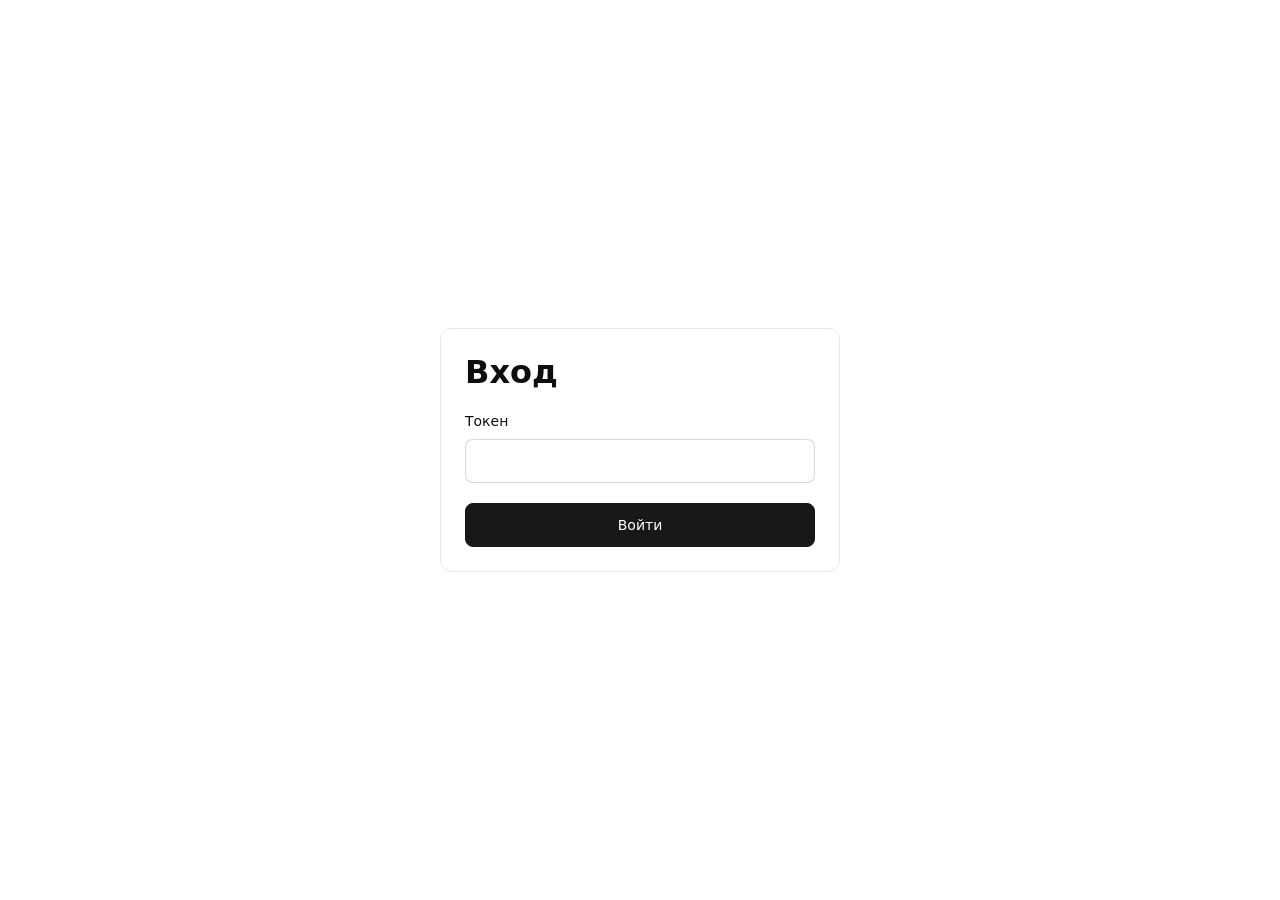
<file: key-server/admin/index.html>
<!doctype html>
<html lang="ru">
  <head>
    <meta charset="utf-8">
    <meta name="viewport" content="width=device-width, initial-scale=1">
    <meta name="color-scheme" content="light dark">
    <meta name="robots" content="noindex,nofollow">
    <title>Вход</title>
    <link rel="stylesheet" href="tokens.css">
    <link rel="stylesheet" href="styles.css">
    <script src="app.js" defer></script>
  </head>
  <body>
    <div id="app"></div>
    <dialog id="dialog" aria-labelledby="dialog-title"></dialog>
    <div class="toast" id="notice" role="status" aria-live="polite" hidden></div>
    <noscript><p class="no-script">Включите JavaScript.</p></noscript>
  </body>
</html>
</file>
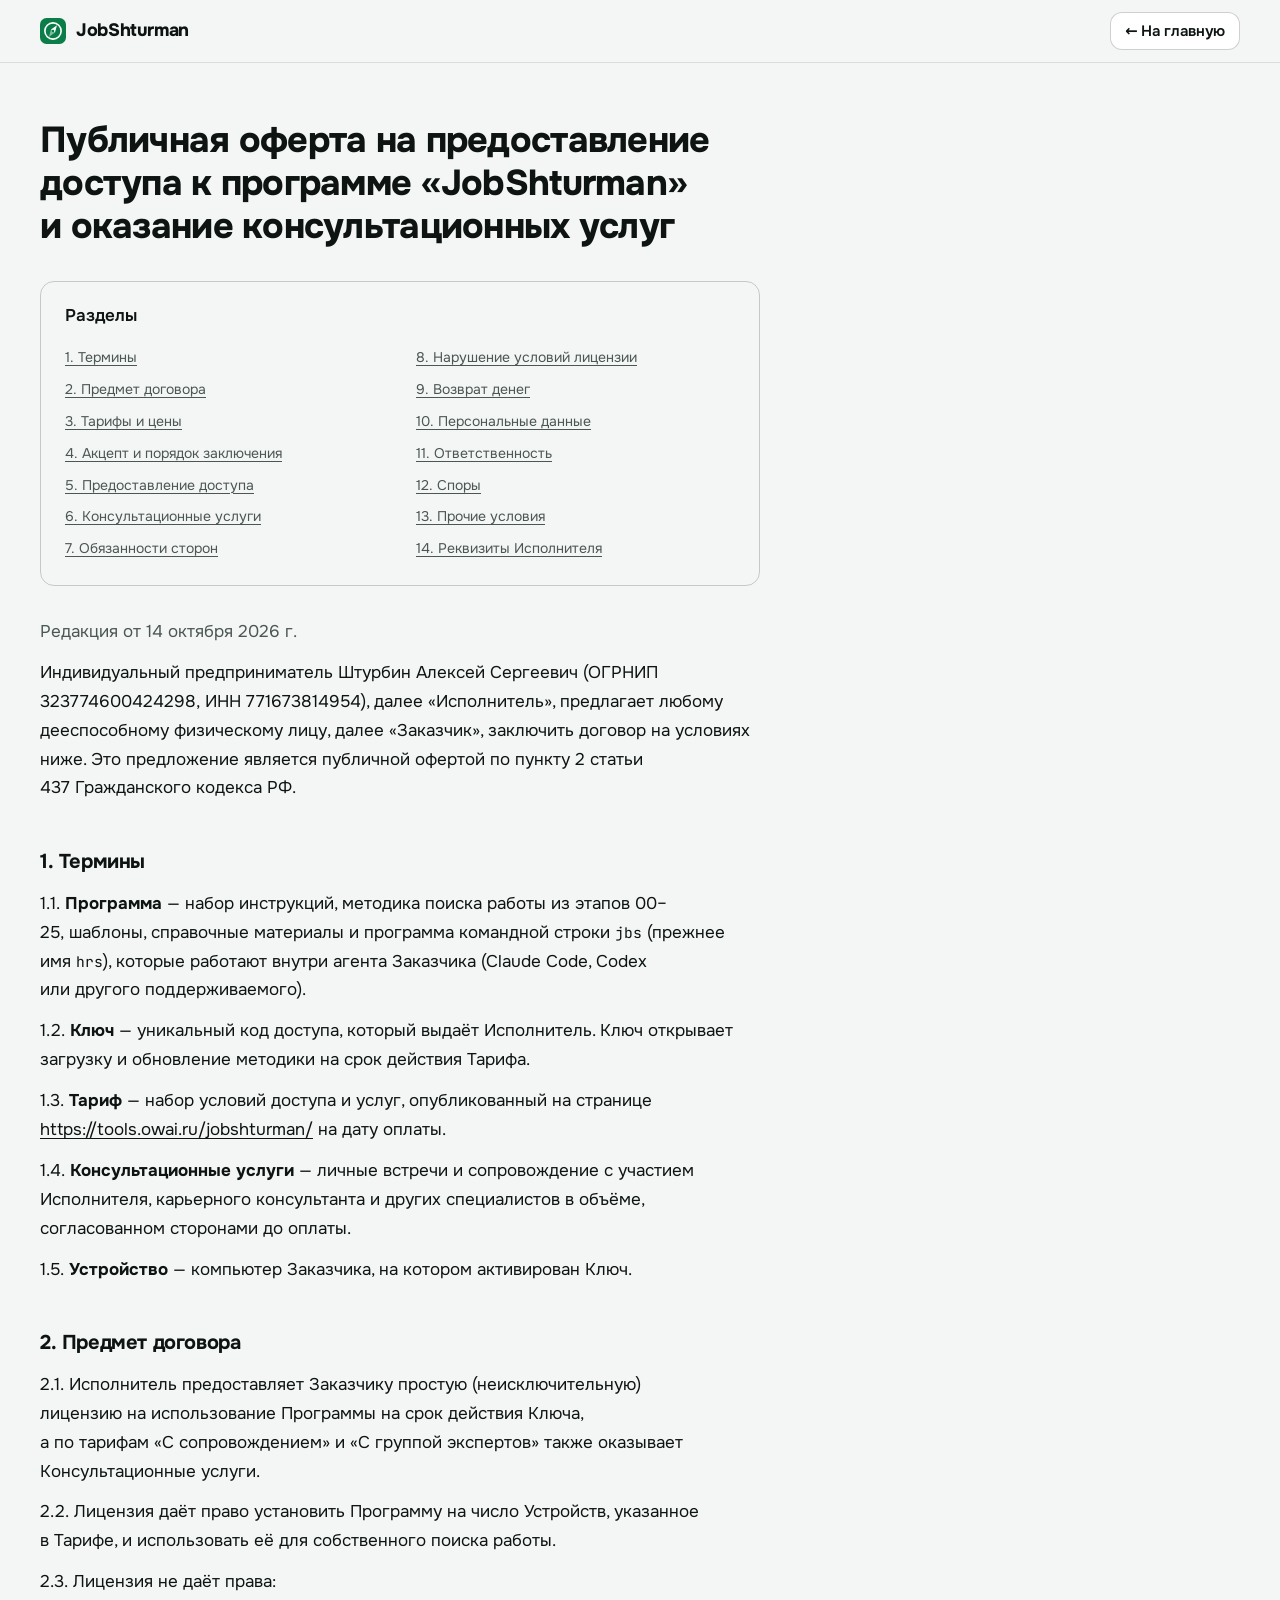
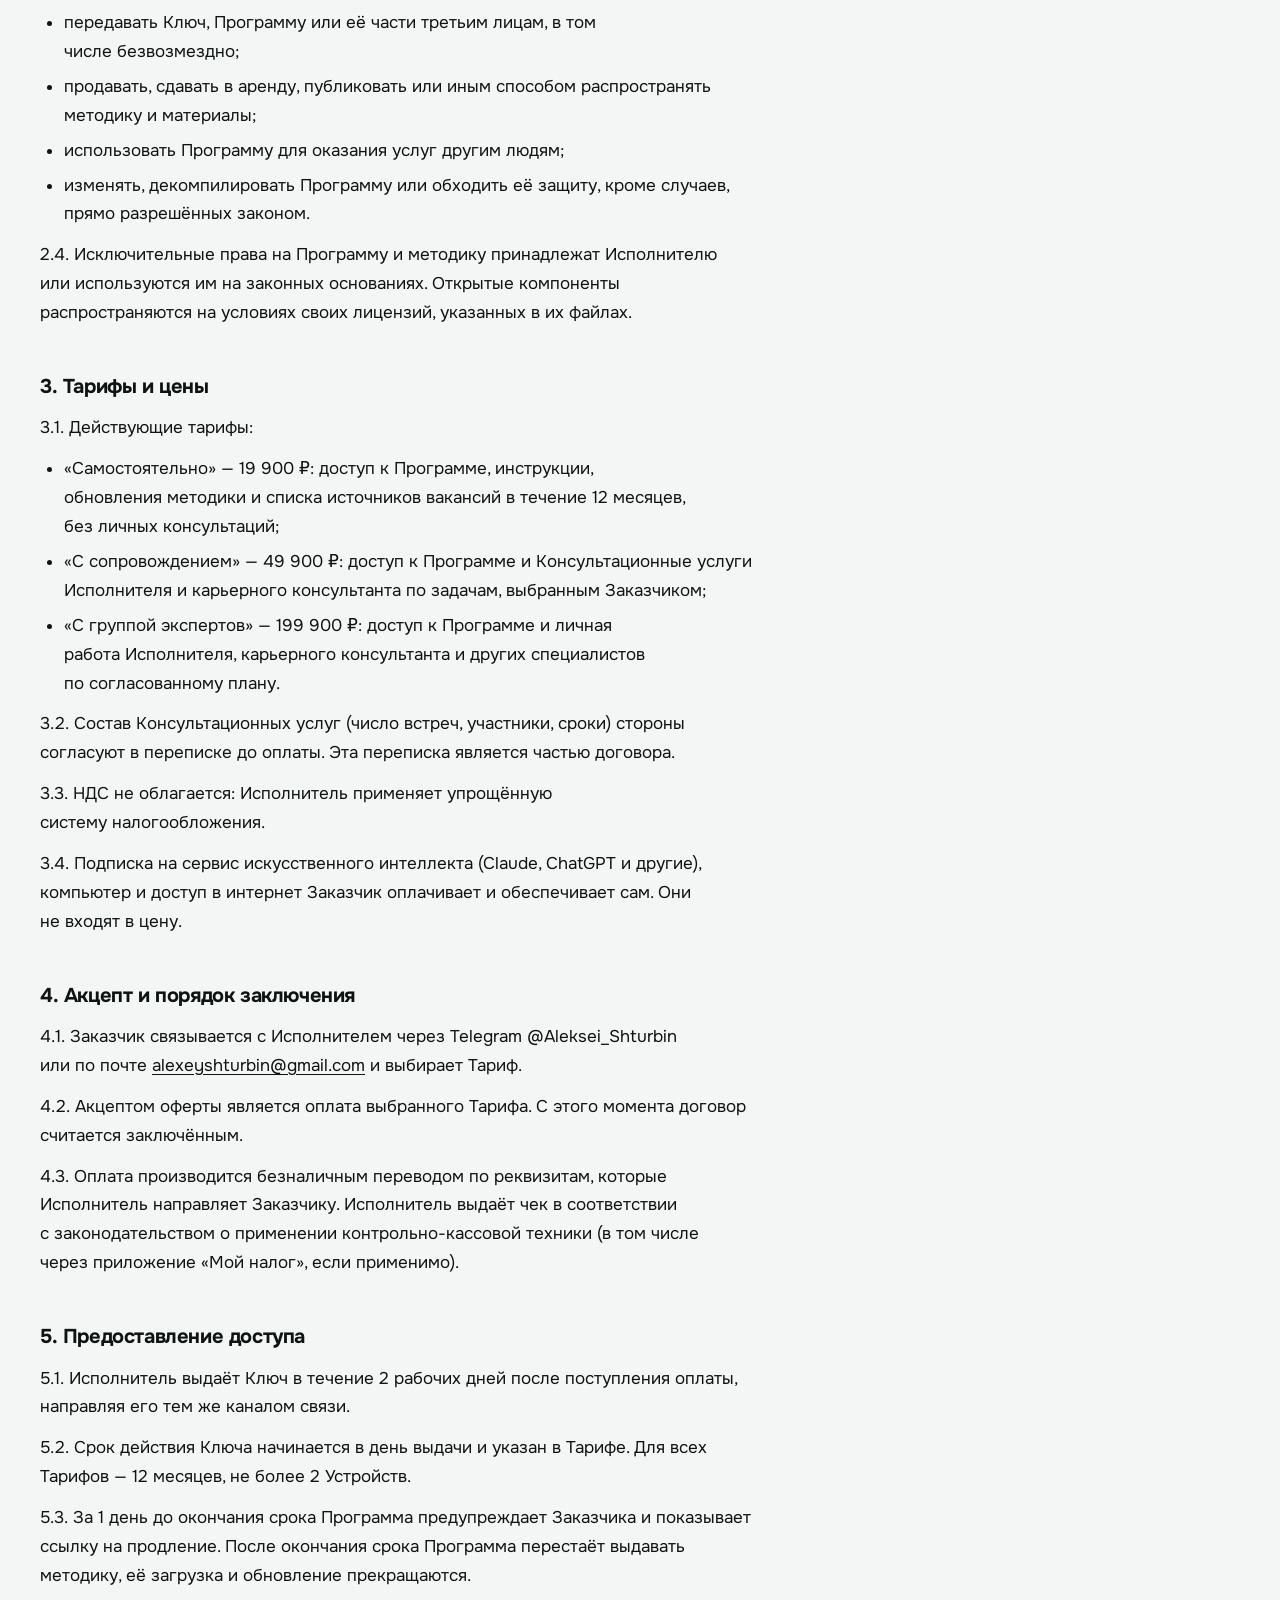
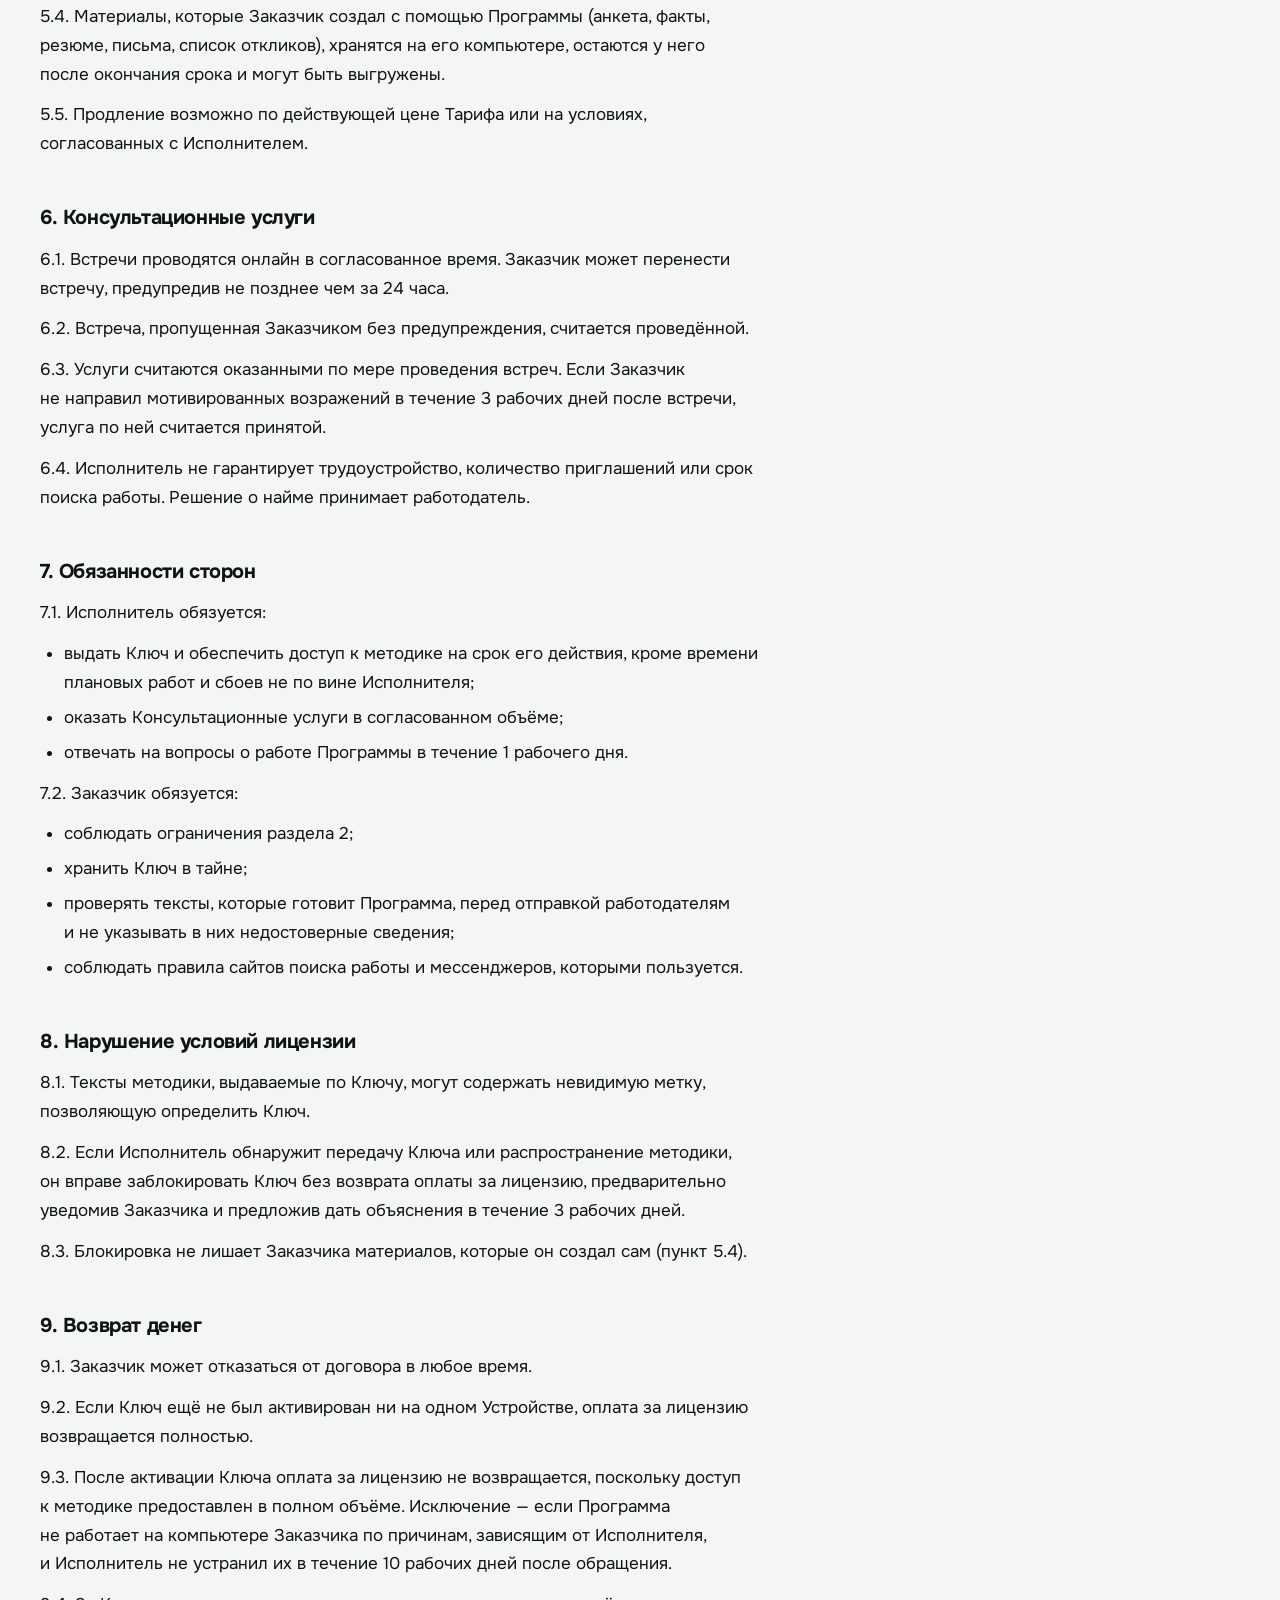
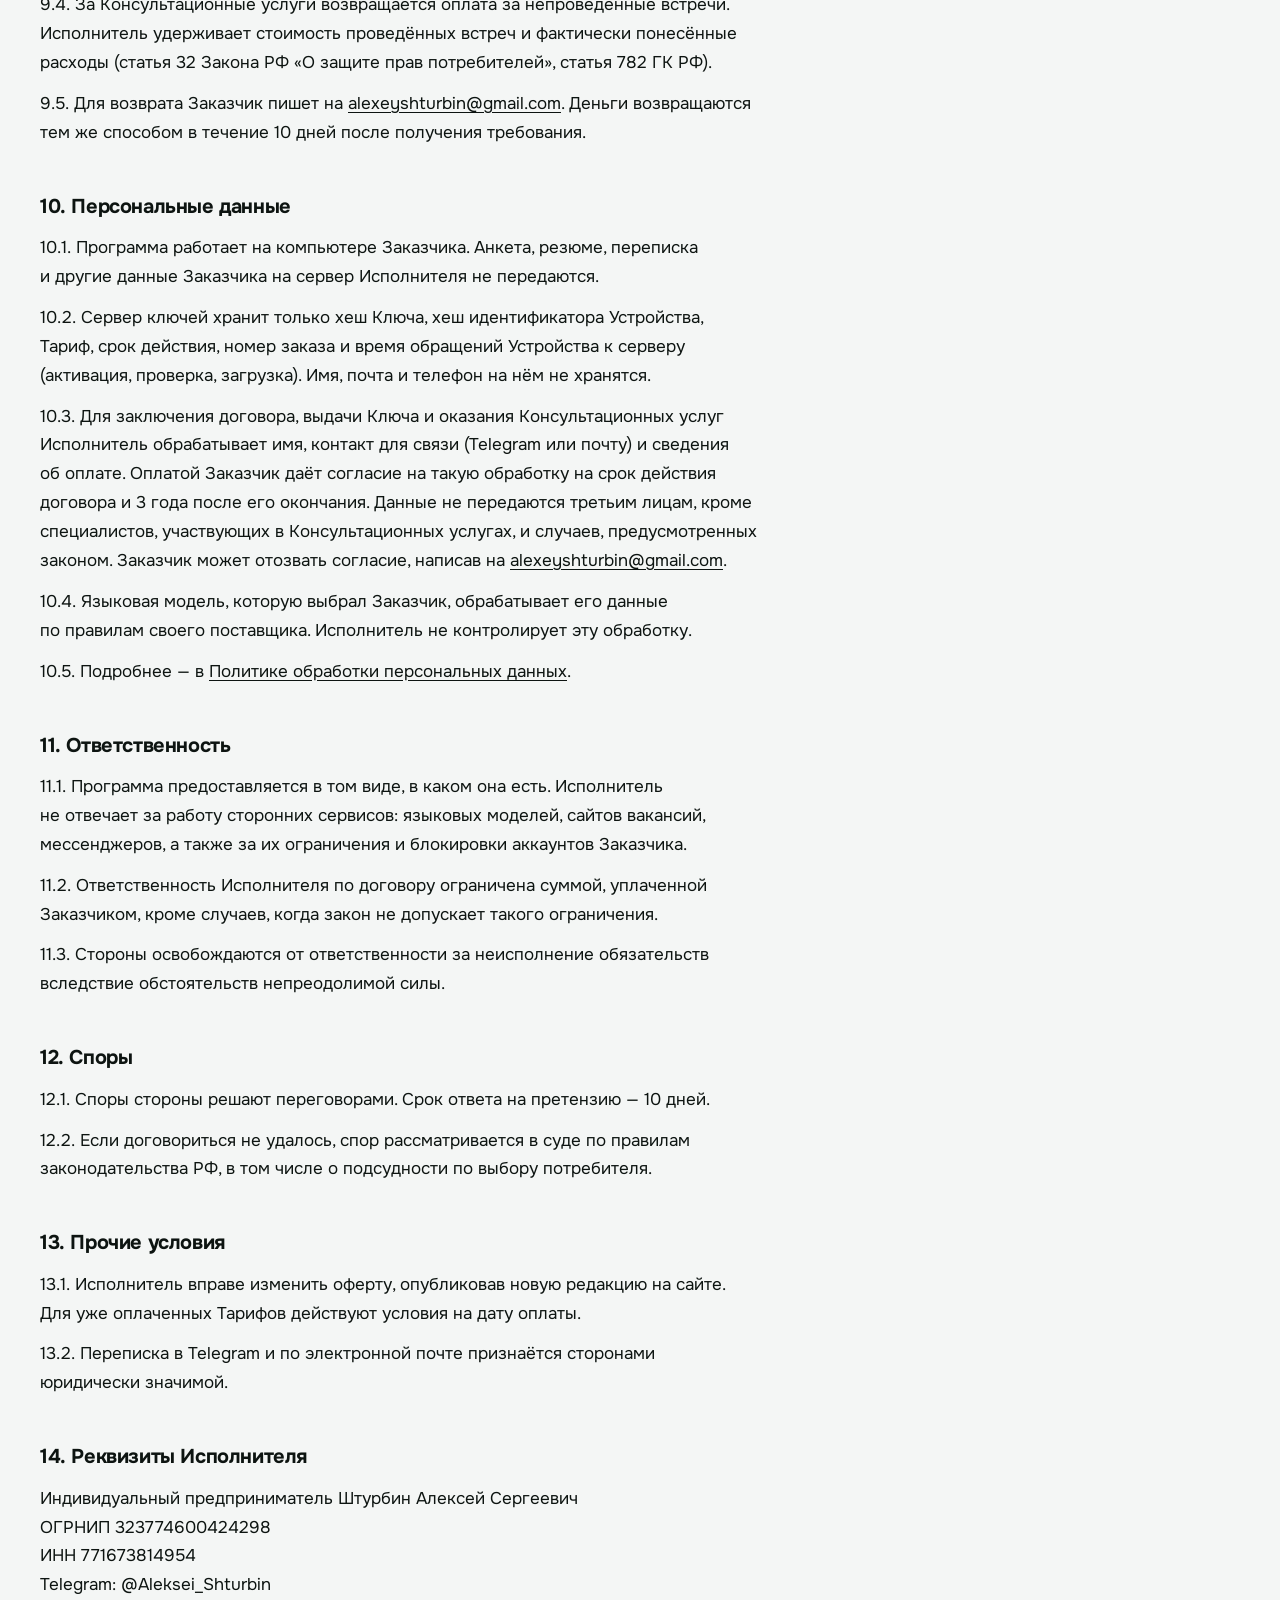
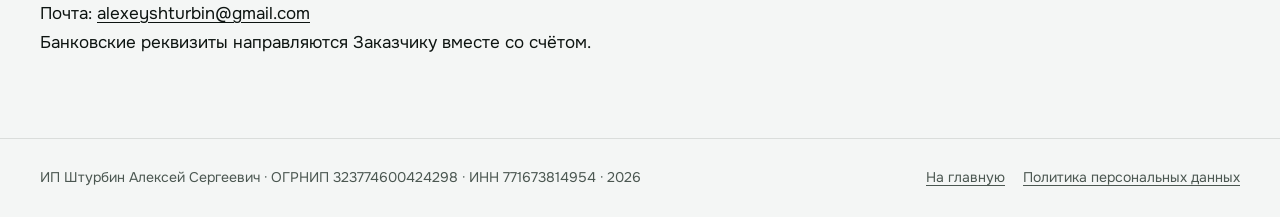
<file: landing/oferta/index.html>
<!doctype html>
<html lang="ru">
  <head>
    <meta charset="utf-8">
    <meta name="viewport" content="width=device-width, initial-scale=1">
    <meta name="color-scheme" content="light dark">
    <title>Публичная оферта — JobShturman</title>
    <meta name="description" content="Публичная оферта ИП Штурбина А. С. на предоставление доступа к программе «JobShturman» и оказание консультационных услуг.">
    <link rel="canonical" href="https://tools.owai.ru/jobshturman/oferta/">
    <link rel="stylesheet" href="../tokens.css">
    <link rel="stylesheet" href="../styles.css">
    <link rel="icon" href="../favicon.svg" type="image/svg+xml">
  </head>
  <body>
    <a class="skip-link" href="#main">Перейти к тексту</a>
    <header class="site-header">
      <a class="wordmark" href="../"><span class="wordmark-mark" aria-hidden="true"></span>JobShturman</a>
      <a class="button small" href="../">← На главную</a>
    </header>
    <main id="main" tabindex="-1" class="doc">
      <article class="doc-body">
        <h1>Публичная оферта на предоставление доступа к программе «JobShturman» и оказание консультационных услуг</h1>
        <nav class="doc-toc" aria-label="Разделы оферты">
          <p>Разделы</p>
          <ol>
            <li><a href="#s1">1. Термины</a></li>
            <li><a href="#s2">2. Предмет договора</a></li>
            <li><a href="#s3">3. Тарифы и цены</a></li>
            <li><a href="#s4">4. Акцепт и порядок заключения</a></li>
            <li><a href="#s5">5. Предоставление доступа</a></li>
            <li><a href="#s6">6. Консультационные услуги</a></li>
            <li><a href="#s7">7. Обязанности сторон</a></li>
            <li><a href="#s8">8. Нарушение условий лицензии</a></li>
            <li><a href="#s9">9. Возврат денег</a></li>
            <li><a href="#s10">10. Персональные данные</a></li>
            <li><a href="#s11">11. Ответственность</a></li>
            <li><a href="#s12">12. Споры</a></li>
            <li><a href="#s13">13. Прочие условия</a></li>
            <li><a href="#s14">14. Реквизиты Исполнителя</a></li>
          </ol>
        </nav>
        <p class="edition">Редакция от 14 октября 2026 г.</p>
        <p>Индивидуальный предприниматель Штурбин Алексей Сергеевич (ОГРНИП 323774600424298, ИНН 771673814954), далее «Исполнитель», предлагает любому дееспособному физическому лицу, далее «Заказчик», заключить договор на условиях ниже. Это предложение является публичной офертой по пункту 2 статьи 437 Гражданского кодекса РФ.</p>
        <h2 id="s1">1. Термины</h2>
        <p>1.1. <strong>Программа</strong> — набор инструкций, методика поиска работы из этапов 00–25, шаблоны, справочные материалы и программа командной строки <code>jbs</code> (прежнее имя <code>hrs</code>), которые работают внутри агента Заказчика (Claude Code, Codex или другого поддерживаемого).</p>
        <p>1.2. <strong>Ключ</strong> — уникальный код доступа, который выдаёт Исполнитель. Ключ открывает загрузку и обновление методики на срок действия Тарифа.</p>
        <p>1.3. <strong>Тариф</strong> — набор условий доступа и услуг, опубликованный на странице <a href="https://tools.owai.ru/jobshturman/">https://tools.owai.ru/jobshturman/</a> на дату оплаты.</p>
        <p>1.4. <strong>Консультационные услуги</strong> — личные встречи и сопровождение с участием Исполнителя, карьерного консультанта и других специалистов в объёме, согласованном сторонами до оплаты.</p>
        <p>1.5. <strong>Устройство</strong> — компьютер Заказчика, на котором активирован Ключ.</p>
        <h2 id="s2">2. Предмет договора</h2>
        <p>2.1. Исполнитель предоставляет Заказчику простую (неисключительную) лицензию на использование Программы на срок действия Ключа, а по тарифам «С сопровождением» и «С группой экспертов» также оказывает Консультационные услуги.</p>
        <p>2.2. Лицензия даёт право установить Программу на число Устройств, указанное в Тарифе, и использовать её для собственного поиска работы.</p>
        <p>2.3. Лицензия не даёт права:</p>
        <ul>
<li>передавать Ключ, Программу или её части третьим лицам, в том числе безвозмездно;</li>
<li>продавать, сдавать в аренду, публиковать или иным способом распространять методику и материалы;</li>
<li>использовать Программу для оказания услуг другим людям;</li>
<li>изменять, декомпилировать Программу или обходить её защиту, кроме случаев, прямо разрешённых законом.</li>
</ul>
        <p>2.4. Исключительные права на Программу и методику принадлежат Исполнителю или используются им на законных основаниях. Открытые компоненты распространяются на условиях своих лицензий, указанных в их файлах.</p>
        <h2 id="s3">3. Тарифы и цены</h2>
        <p>3.1. Действующие тарифы:</p>
        <ul>
<li>«Самостоятельно» — 19 900 ₽: доступ к Программе, инструкции, обновления методики и списка источников вакансий в течение 12 месяцев, без личных консультаций;</li>
<li>«С сопровождением» — 49 900 ₽: доступ к Программе и Консультационные услуги Исполнителя и карьерного консультанта по задачам, выбранным Заказчиком;</li>
<li>«С группой экспертов» — 199 900 ₽: доступ к Программе и личная работа Исполнителя, карьерного консультанта и других специалистов по согласованному плану.</li>
</ul>
        <p>3.2. Состав Консультационных услуг (число встреч, участники, сроки) стороны согласуют в переписке до оплаты. Эта переписка является частью договора.</p>
        <p>3.3. НДС не облагается: Исполнитель применяет упрощённую систему налогообложения.</p>
        <p>3.4. Подписка на сервис искусственного интеллекта (Claude, ChatGPT и другие), компьютер и доступ в интернет Заказчик оплачивает и обеспечивает сам. Они не входят в цену.</p>
        <h2 id="s4">4. Акцепт и порядок заключения</h2>
        <p>4.1. Заказчик связывается с Исполнителем через Telegram @Aleksei_Shturbin или по почте <a href="mailto:alexeyshturbin@gmail.com">alexeyshturbin@gmail.com</a> и выбирает Тариф.</p>
        <p>4.2. Акцептом оферты является оплата выбранного Тарифа. С этого момента договор считается заключённым.</p>
        <p>4.3. Оплата производится безналичным переводом по реквизитам, которые Исполнитель направляет Заказчику. Исполнитель выдаёт чек в соответствии с законодательством о применении контрольно-кассовой техники (в том числе через приложение «Мой налог», если применимо).</p>
        <h2 id="s5">5. Предоставление доступа</h2>
        <p>5.1. Исполнитель выдаёт Ключ в течение 2 рабочих дней после поступления оплаты, направляя его тем же каналом связи.</p>
        <p>5.2. Срок действия Ключа начинается в день выдачи и указан в Тарифе. Для всех Тарифов — 12 месяцев, не более 2 Устройств.</p>
        <p>5.3. За 1 день до окончания срока Программа предупреждает Заказчика и показывает ссылку на продление. После окончания срока Программа перестаёт выдавать методику, её загрузка и обновление прекращаются.</p>
        <p>5.4. Материалы, которые Заказчик создал с помощью Программы (анкета, факты, резюме, письма, список откликов), хранятся на его компьютере, остаются у него после окончания срока и могут быть выгружены.</p>
        <p>5.5. Продление возможно по действующей цене Тарифа или на условиях, согласованных с Исполнителем.</p>
        <h2 id="s6">6. Консультационные услуги</h2>
        <p>6.1. Встречи проводятся онлайн в согласованное время. Заказчик может перенести встречу, предупредив не позднее чем за 24 часа.</p>
        <p>6.2. Встреча, пропущенная Заказчиком без предупреждения, считается проведённой.</p>
        <p>6.3. Услуги считаются оказанными по мере проведения встреч. Если Заказчик не направил мотивированных возражений в течение 3 рабочих дней после встречи, услуга по ней считается принятой.</p>
        <p>6.4. Исполнитель не гарантирует трудоустройство, количество приглашений или срок поиска работы. Решение о найме принимает работодатель.</p>
        <h2 id="s7">7. Обязанности сторон</h2>
        <p>7.1. Исполнитель обязуется:</p>
        <ul>
<li>выдать Ключ и обеспечить доступ к методике на срок его действия, кроме времени плановых работ и сбоев не по вине Исполнителя;</li>
<li>оказать Консультационные услуги в согласованном объёме;</li>
<li>отвечать на вопросы о работе Программы в течение 1 рабочего дня.</li>
</ul>
        <p>7.2. Заказчик обязуется:</p>
        <ul>
<li>соблюдать ограничения раздела 2;</li>
<li>хранить Ключ в тайне;</li>
<li>проверять тексты, которые готовит Программа, перед отправкой работодателям и не указывать в них недостоверные сведения;</li>
<li>соблюдать правила сайтов поиска работы и мессенджеров, которыми пользуется.</li>
</ul>
        <h2 id="s8">8. Нарушение условий лицензии</h2>
        <p>8.1. Тексты методики, выдаваемые по Ключу, могут содержать невидимую метку, позволяющую определить Ключ.</p>
        <p>8.2. Если Исполнитель обнаружит передачу Ключа или распространение методики, он вправе заблокировать Ключ без возврата оплаты за лицензию, предварительно уведомив Заказчика и предложив дать объяснения в течение 3 рабочих дней.</p>
        <p>8.3. Блокировка не лишает Заказчика материалов, которые он создал сам (пункт 5.4).</p>
        <h2 id="s9">9. Возврат денег</h2>
        <p>9.1. Заказчик может отказаться от договора в любое время.</p>
        <p>9.2. Если Ключ ещё не был активирован ни на одном Устройстве, оплата за лицензию возвращается полностью.</p>
        <p>9.3. После активации Ключа оплата за лицензию не возвращается, поскольку доступ к методике предоставлен в полном объёме. Исключение — если Программа не работает на компьютере Заказчика по причинам, зависящим от Исполнителя, и Исполнитель не устранил их в течение 10 рабочих дней после обращения.</p>
        <p>9.4. За Консультационные услуги возвращается оплата за непроведённые встречи. Исполнитель удерживает стоимость проведённых встреч и фактически понесённые расходы (статья 32 Закона РФ «О защите прав потребителей», статья 782 ГК РФ).</p>
        <p>9.5. Для возврата Заказчик пишет на <a href="mailto:alexeyshturbin@gmail.com">alexeyshturbin@gmail.com</a>. Деньги возвращаются тем же способом в течение 10 дней после получения требования.</p>
        <h2 id="s10">10. Персональные данные</h2>
        <p>10.1. Программа работает на компьютере Заказчика. Анкета, резюме, переписка и другие данные Заказчика на сервер Исполнителя не передаются.</p>
        <p>10.2. Сервер ключей хранит только хеш Ключа, хеш идентификатора Устройства, Тариф, срок действия, номер заказа и время обращений Устройства к серверу (активация, проверка, загрузка). Имя, почта и телефон на нём не хранятся.</p>
        <p>10.3. Для заключения договора, выдачи Ключа и оказания Консультационных услуг Исполнитель обрабатывает имя, контакт для связи (Telegram или почту) и сведения об оплате. Оплатой Заказчик даёт согласие на такую обработку на срок действия договора и 3 года после его окончания. Данные не передаются третьим лицам, кроме специалистов, участвующих в Консультационных услугах, и случаев, предусмотренных законом. Заказчик может отозвать согласие, написав на <a href="mailto:alexeyshturbin@gmail.com">alexeyshturbin@gmail.com</a>.</p>
        <p>10.4. Языковая модель, которую выбрал Заказчик, обрабатывает его данные по правилам своего поставщика. Исполнитель не контролирует эту обработку.</p>
        <p>10.5. Подробнее — в <a href="../privacy/">Политике обработки персональных данных</a>.</p>
        <h2 id="s11">11. Ответственность</h2>
        <p>11.1. Программа предоставляется в том виде, в каком она есть. Исполнитель не отвечает за работу сторонних сервисов: языковых моделей, сайтов вакансий, мессенджеров, а также за их ограничения и блокировки аккаунтов Заказчика.</p>
        <p>11.2. Ответственность Исполнителя по договору ограничена суммой, уплаченной Заказчиком, кроме случаев, когда закон не допускает такого ограничения.</p>
        <p>11.3. Стороны освобождаются от ответственности за неисполнение обязательств вследствие обстоятельств непреодолимой силы.</p>
        <h2 id="s12">12. Споры</h2>
        <p>12.1. Споры стороны решают переговорами. Срок ответа на претензию — 10 дней.</p>
        <p>12.2. Если договориться не удалось, спор рассматривается в суде по правилам законодательства РФ, в том числе о подсудности по выбору потребителя.</p>
        <h2 id="s13">13. Прочие условия</h2>
        <p>13.1. Исполнитель вправе изменить оферту, опубликовав новую редакцию на сайте. Для уже оплаченных Тарифов действуют условия на дату оплаты.</p>
        <p>13.2. Переписка в Telegram и по электронной почте признаётся сторонами юридически значимой.</p>
        <h2 id="s14">14. Реквизиты Исполнителя</h2>
        <p>Индивидуальный предприниматель Штурбин Алексей Сергеевич<br>
ОГРНИП 323774600424298<br>
ИНН 771673814954<br>
Telegram: @Aleksei_Shturbin<br>
Почта: <a href="mailto:alexeyshturbin@gmail.com">alexeyshturbin@gmail.com</a><br>
Банковские реквизиты направляются Заказчику вместе со счётом.</p>
      </article>
    </main>
    <footer class="site-footer">
      <p class="legal">ИП Штурбин Алексей Сергеевич · ОГРНИП 323774600424298 · ИНН 771673814954 · 2026</p>
      <ul class="footer-links"><li><a href="../">На главную</a></li><li><a href="../privacy/">Политика персональных данных</a></li></ul>
    </footer>
  </body>
</html>
</file>
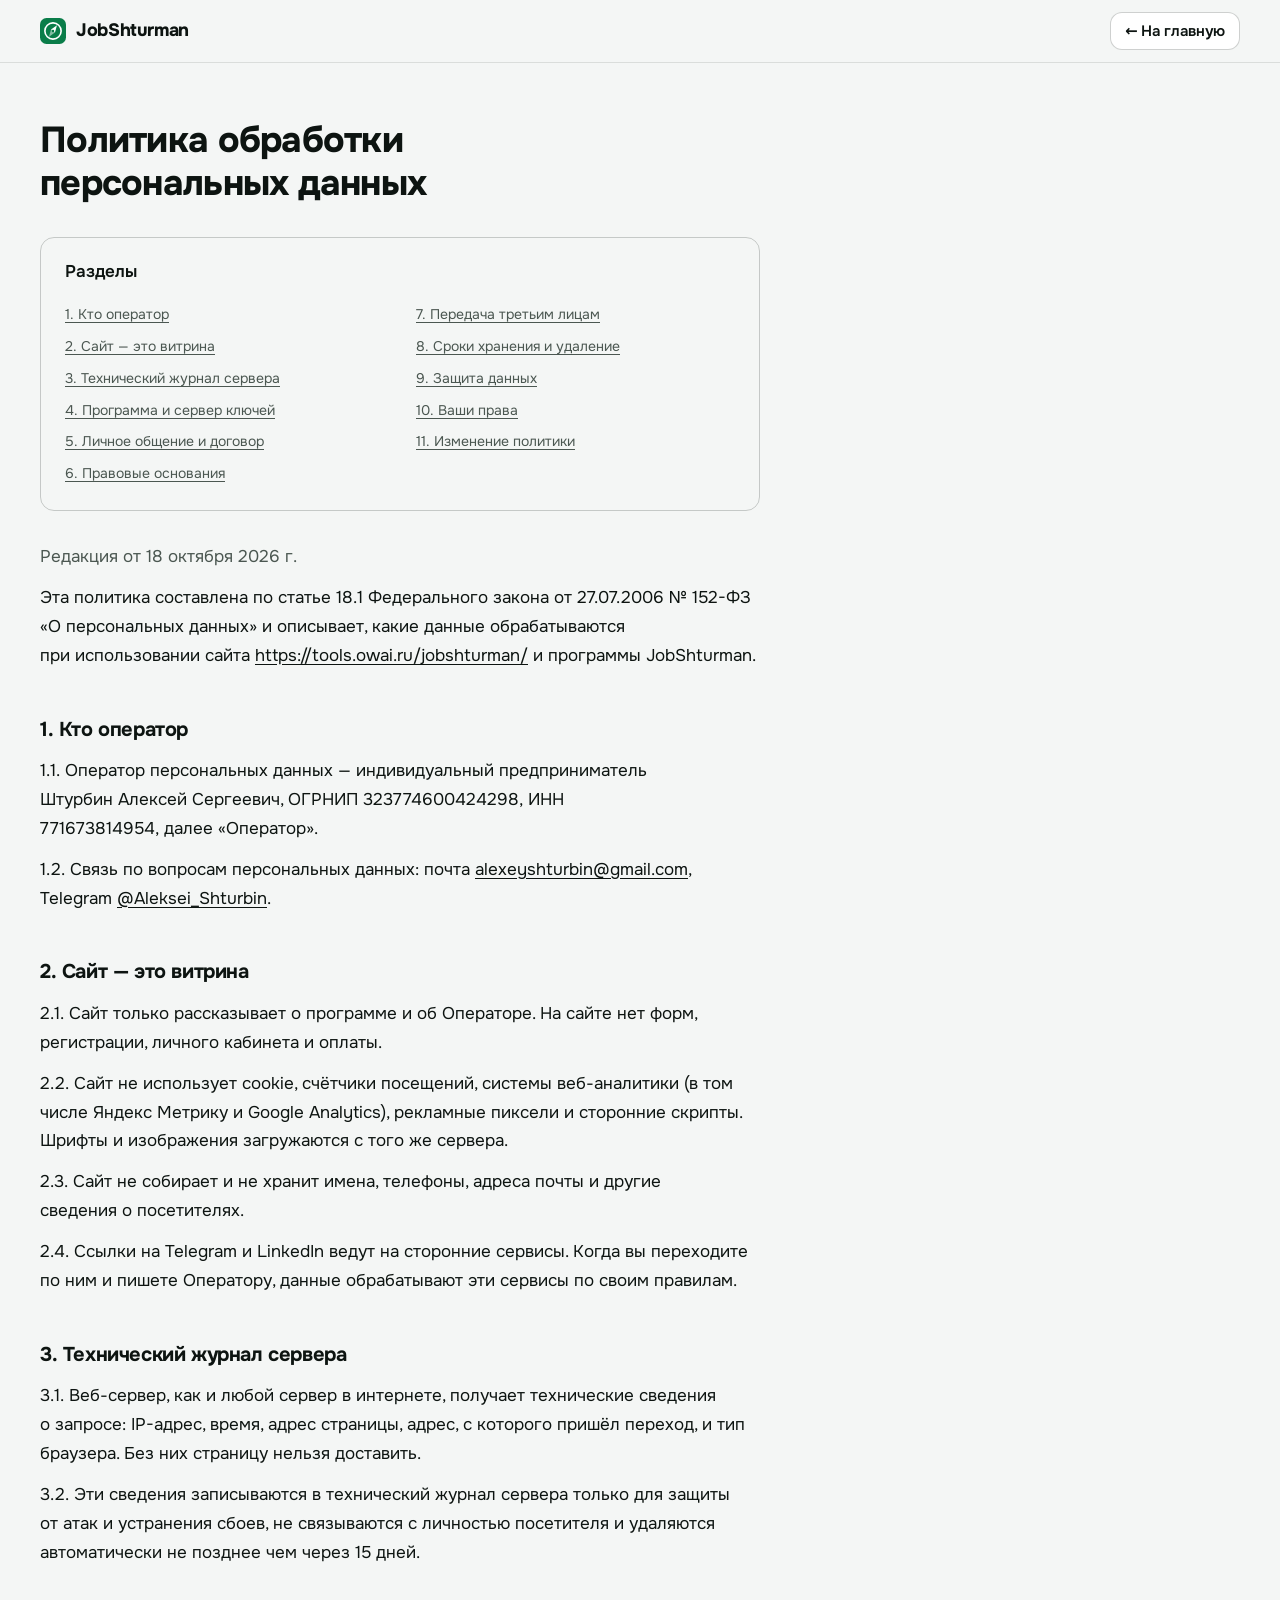
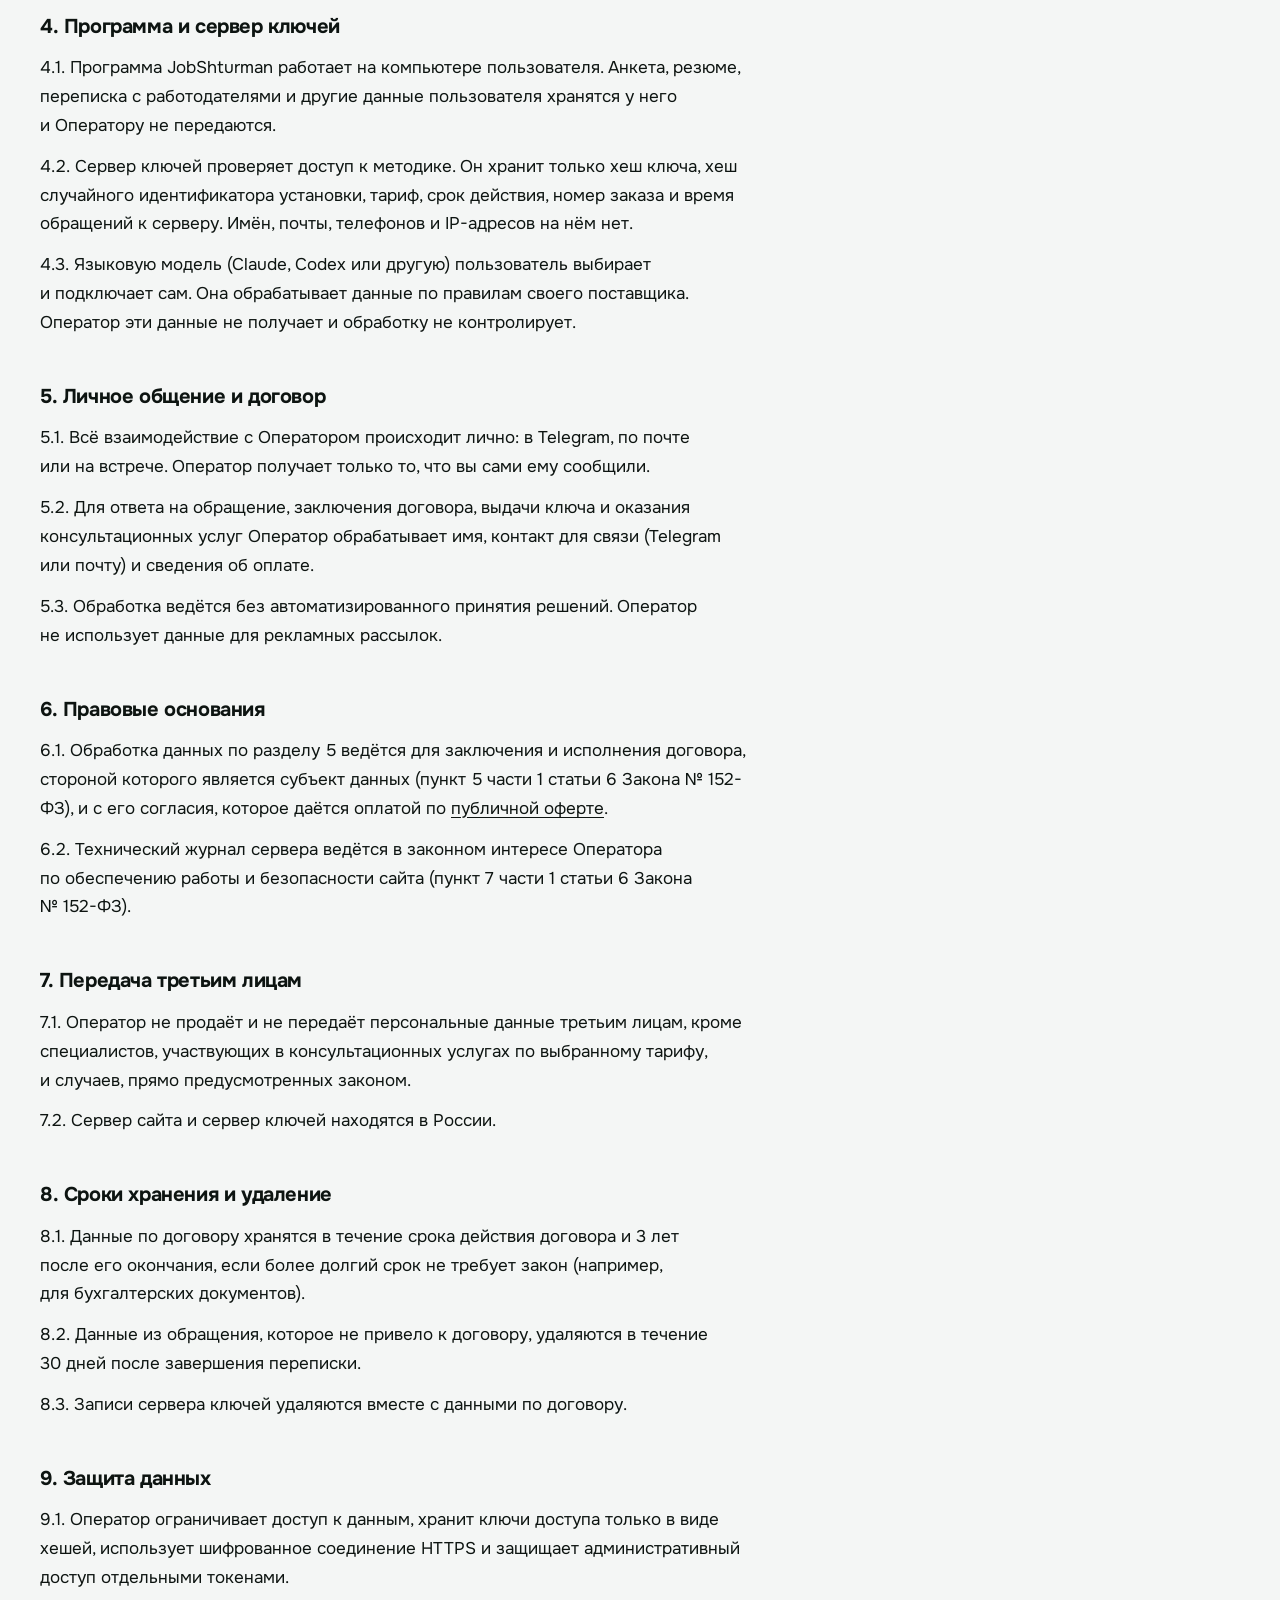
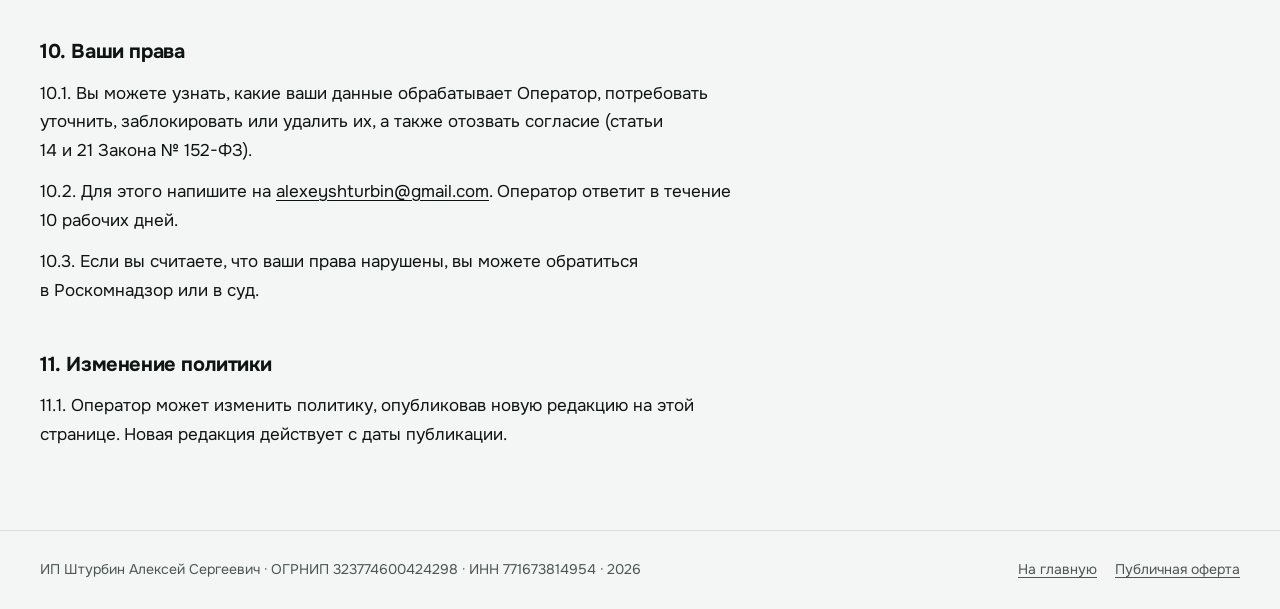
<file: landing/privacy/index.html>
<!doctype html>
<html lang="ru">
  <head>
    <meta charset="utf-8">
    <meta name="viewport" content="width=device-width, initial-scale=1">
    <meta name="color-scheme" content="light dark">
    <title>Политика обработки персональных данных — JobShturman</title>
    <meta name="description" content="Политика ИП Штурбина А. С. в отношении обработки персональных данных: сайт JobShturman ничего не собирает, а данные клиентов обрабатываются только для договора.">
    <link rel="canonical" href="https://tools.owai.ru/jobshturman/privacy/">
    <link rel="stylesheet" href="../tokens.css">
    <link rel="stylesheet" href="../styles.css">
    <link rel="icon" href="../favicon.svg" type="image/svg+xml">
  </head>
  <body>
    <a class="skip-link" href="#main">Перейти к тексту</a>
    <header class="site-header">
      <a class="wordmark" href="../"><span class="wordmark-mark" aria-hidden="true"></span>JobShturman</a>
      <a class="button small" href="../">← На главную</a>
    </header>
    <main id="main" tabindex="-1" class="doc">
      <article class="doc-body">
        <h1>Политика обработки персональных данных</h1>
        <nav class="doc-toc" aria-label="Разделы политики">
          <p>Разделы</p>
          <ol>
            <li><a href="#s1">1. Кто оператор</a></li>
            <li><a href="#s2">2. Сайт — это витрина</a></li>
            <li><a href="#s3">3. Технический журнал сервера</a></li>
            <li><a href="#s4">4. Программа и сервер ключей</a></li>
            <li><a href="#s5">5. Личное общение и договор</a></li>
            <li><a href="#s6">6. Правовые основания</a></li>
            <li><a href="#s7">7. Передача третьим лицам</a></li>
            <li><a href="#s8">8. Сроки хранения и удаление</a></li>
            <li><a href="#s9">9. Защита данных</a></li>
            <li><a href="#s10">10. Ваши права</a></li>
            <li><a href="#s11">11. Изменение политики</a></li>
          </ol>
        </nav>
        <p class="edition">Редакция от 18 октября 2026 г.</p>
        <p>Эта политика составлена по статье 18.1 Федерального закона от 27.07.2006 № 152-ФЗ «О персональных данных» и описывает, какие данные обрабатываются при использовании сайта <a href="https://tools.owai.ru/jobshturman/">https://tools.owai.ru/jobshturman/</a> и программы JobShturman.</p>
        <h2 id="s1">1. Кто оператор</h2>
        <p>1.1. Оператор персональных данных — индивидуальный предприниматель Штурбин Алексей Сергеевич, ОГРНИП 323774600424298, ИНН 771673814954, далее «Оператор».</p>
        <p>1.2. Связь по вопросам персональных данных: почта <a href="mailto:alexeyshturbin@gmail.com">alexeyshturbin@gmail.com</a>, Telegram <a href="https://t.me/Aleksei_Shturbin">@Aleksei_Shturbin</a>.</p>
        <h2 id="s2">2. Сайт — это витрина</h2>
        <p>2.1. Сайт только рассказывает о программе и об Операторе. На сайте нет форм, регистрации, личного кабинета и оплаты.</p>
        <p>2.2. Сайт не использует cookie, счётчики посещений, системы веб-аналитики (в том числе Яндекс Метрику и Google Analytics), рекламные пиксели и сторонние скрипты. Шрифты и изображения загружаются с того же сервера.</p>
        <p>2.3. Сайт не собирает и не хранит имена, телефоны, адреса почты и другие сведения о посетителях.</p>
        <p>2.4. Ссылки на Telegram и LinkedIn ведут на сторонние сервисы. Когда вы переходите по ним и пишете Оператору, данные обрабатывают эти сервисы по своим правилам.</p>
        <h2 id="s3">3. Технический журнал сервера</h2>
        <p>3.1. Веб-сервер, как и любой сервер в интернете, получает технические сведения о запросе: IP-адрес, время, адрес страницы, адрес, с которого пришёл переход, и тип браузера. Без них страницу нельзя доставить.</p>
        <p>3.2. Эти сведения записываются в технический журнал сервера только для защиты от атак и устранения сбоев, не связываются с личностью посетителя и удаляются автоматически не позднее чем через 15 дней.</p>
        <h2 id="s4">4. Программа и сервер ключей</h2>
        <p>4.1. Программа JobShturman работает на компьютере пользователя. Анкета, резюме, переписка с работодателями и другие данные пользователя хранятся у него и Оператору не передаются.</p>
        <p>4.2. Сервер ключей проверяет доступ к методике. Он хранит только хеш ключа, хеш случайного идентификатора установки, тариф, срок действия, номер заказа и время обращений к серверу. Имён, почты, телефонов и IP-адресов на нём нет.</p>
        <p>4.3. Языковую модель (Claude, Codex или другую) пользователь выбирает и подключает сам. Она обрабатывает данные по правилам своего поставщика. Оператор эти данные не получает и обработку не контролирует.</p>
        <h2 id="s5">5. Личное общение и договор</h2>
        <p>5.1. Всё взаимодействие с Оператором происходит лично: в Telegram, по почте или на встрече. Оператор получает только то, что вы сами ему сообщили.</p>
        <p>5.2. Для ответа на обращение, заключения договора, выдачи ключа и оказания консультационных услуг Оператор обрабатывает имя, контакт для связи (Telegram или почту) и сведения об оплате.</p>
        <p>5.3. Обработка ведётся без автоматизированного принятия решений. Оператор не использует данные для рекламных рассылок.</p>
        <h2 id="s6">6. Правовые основания</h2>
        <p>6.1. Обработка данных по разделу 5 ведётся для заключения и исполнения договора, стороной которого является субъект данных (пункт 5 части 1 статьи 6 Закона № 152-ФЗ), и с его согласия, которое даётся оплатой по <a href="../oferta/">публичной оферте</a>.</p>
        <p>6.2. Технический журнал сервера ведётся в законном интересе Оператора по обеспечению работы и безопасности сайта (пункт 7 части 1 статьи 6 Закона № 152-ФЗ).</p>
        <h2 id="s7">7. Передача третьим лицам</h2>
        <p>7.1. Оператор не продаёт и не передаёт персональные данные третьим лицам, кроме специалистов, участвующих в консультационных услугах по выбранному тарифу, и случаев, прямо предусмотренных законом.</p>
        <p>7.2. Сервер сайта и сервер ключей находятся в России.</p>
        <h2 id="s8">8. Сроки хранения и удаление</h2>
        <p>8.1. Данные по договору хранятся в течение срока действия договора и 3 лет после его окончания, если более долгий срок не требует закон (например, для бухгалтерских документов).</p>
        <p>8.2. Данные из обращения, которое не привело к договору, удаляются в течение 30 дней после завершения переписки.</p>
        <p>8.3. Записи сервера ключей удаляются вместе с данными по договору.</p>
        <h2 id="s9">9. Защита данных</h2>
        <p>9.1. Оператор ограничивает доступ к данным, хранит ключи доступа только в виде хешей, использует шифрованное соединение HTTPS и защищает административный доступ отдельными токенами.</p>
        <h2 id="s10">10. Ваши права</h2>
        <p>10.1. Вы можете узнать, какие ваши данные обрабатывает Оператор, потребовать уточнить, заблокировать или удалить их, а также отозвать согласие (статьи 14 и 21 Закона № 152-ФЗ).</p>
        <p>10.2. Для этого напишите на <a href="mailto:alexeyshturbin@gmail.com">alexeyshturbin@gmail.com</a>. Оператор ответит в течение 10 рабочих дней.</p>
        <p>10.3. Если вы считаете, что ваши права нарушены, вы можете обратиться в Роскомнадзор или в суд.</p>
        <h2 id="s11">11. Изменение политики</h2>
        <p>11.1. Оператор может изменить политику, опубликовав новую редакцию на этой странице. Новая редакция действует с даты публикации.</p>
      </article>
    </main>
    <footer class="site-footer">
      <p class="legal">ИП Штурбин Алексей Сергеевич · ОГРНИП 323774600424298 · ИНН 771673814954 · 2026</p>
      <ul class="footer-links"><li><a href="../">На главную</a></li><li><a href="../oferta/">Публичная оферта</a></li></ul>
    </footer>
  </body>
</html>
</file>
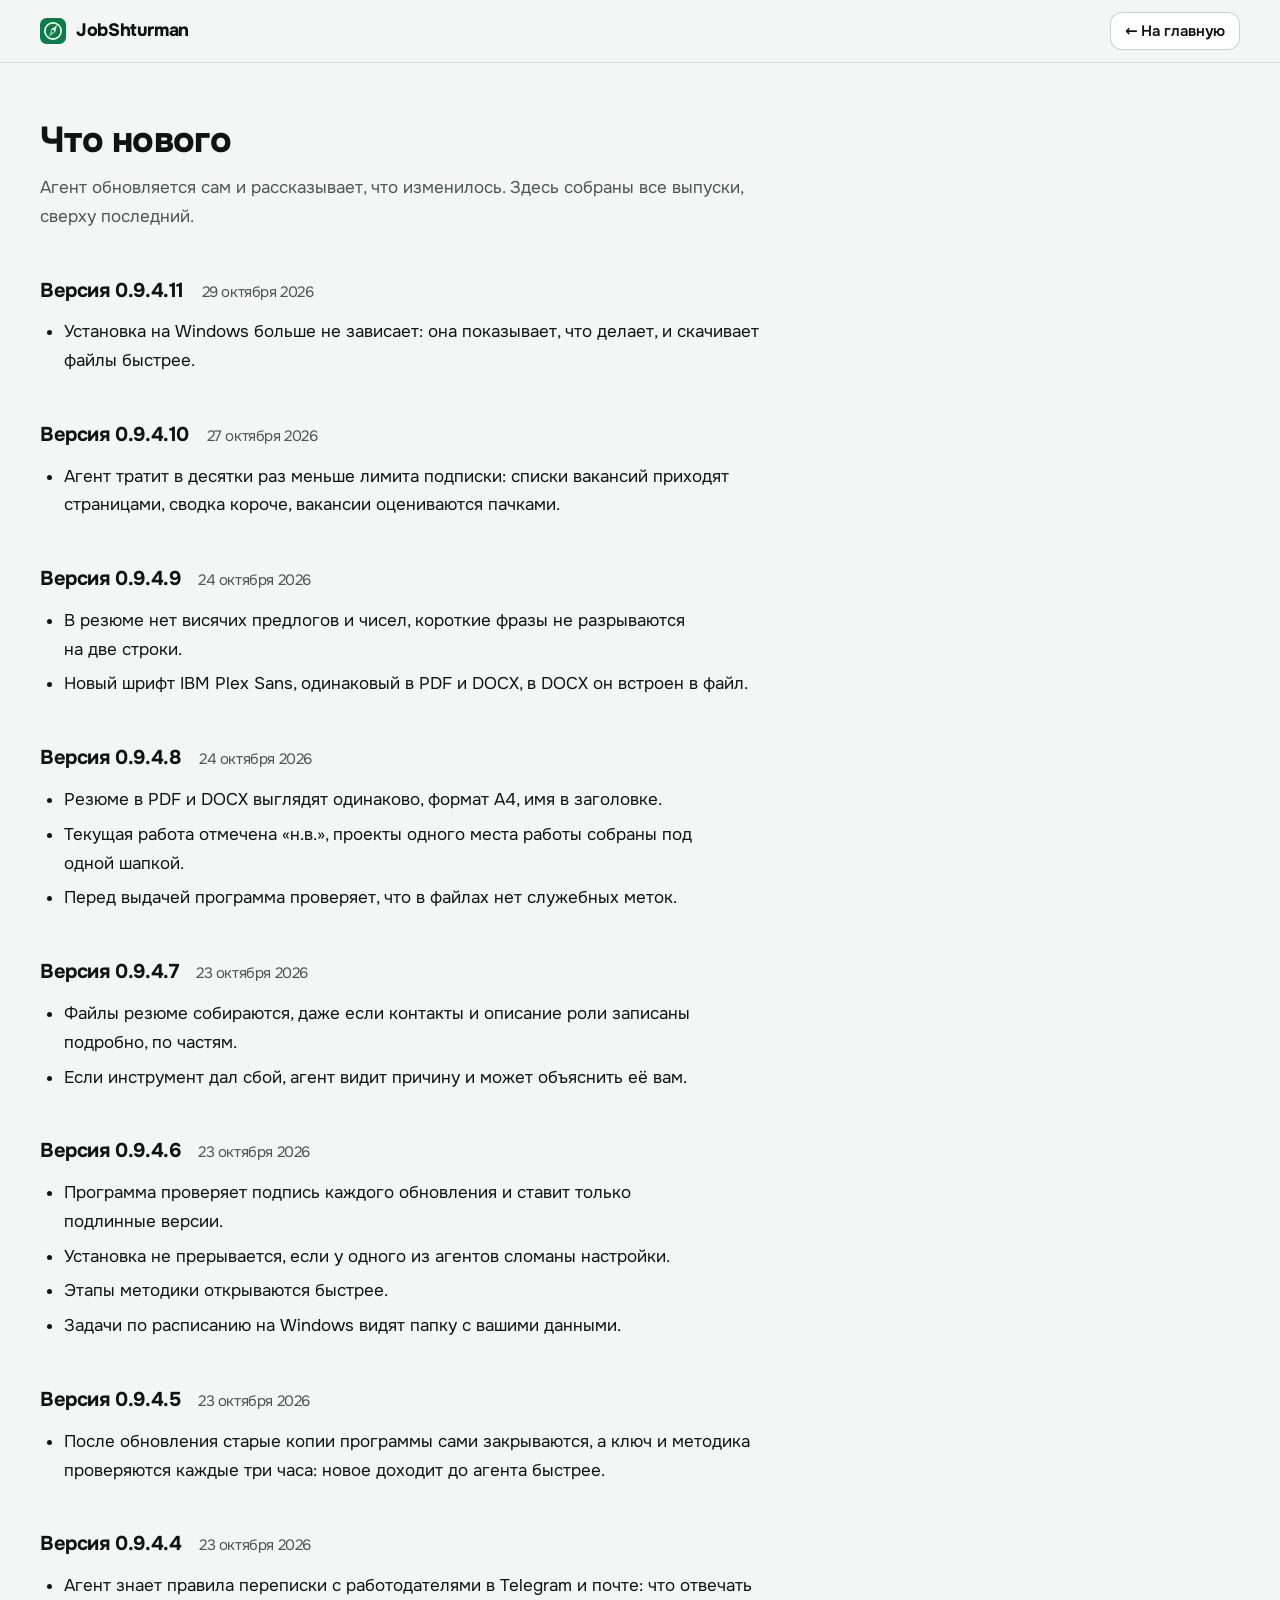
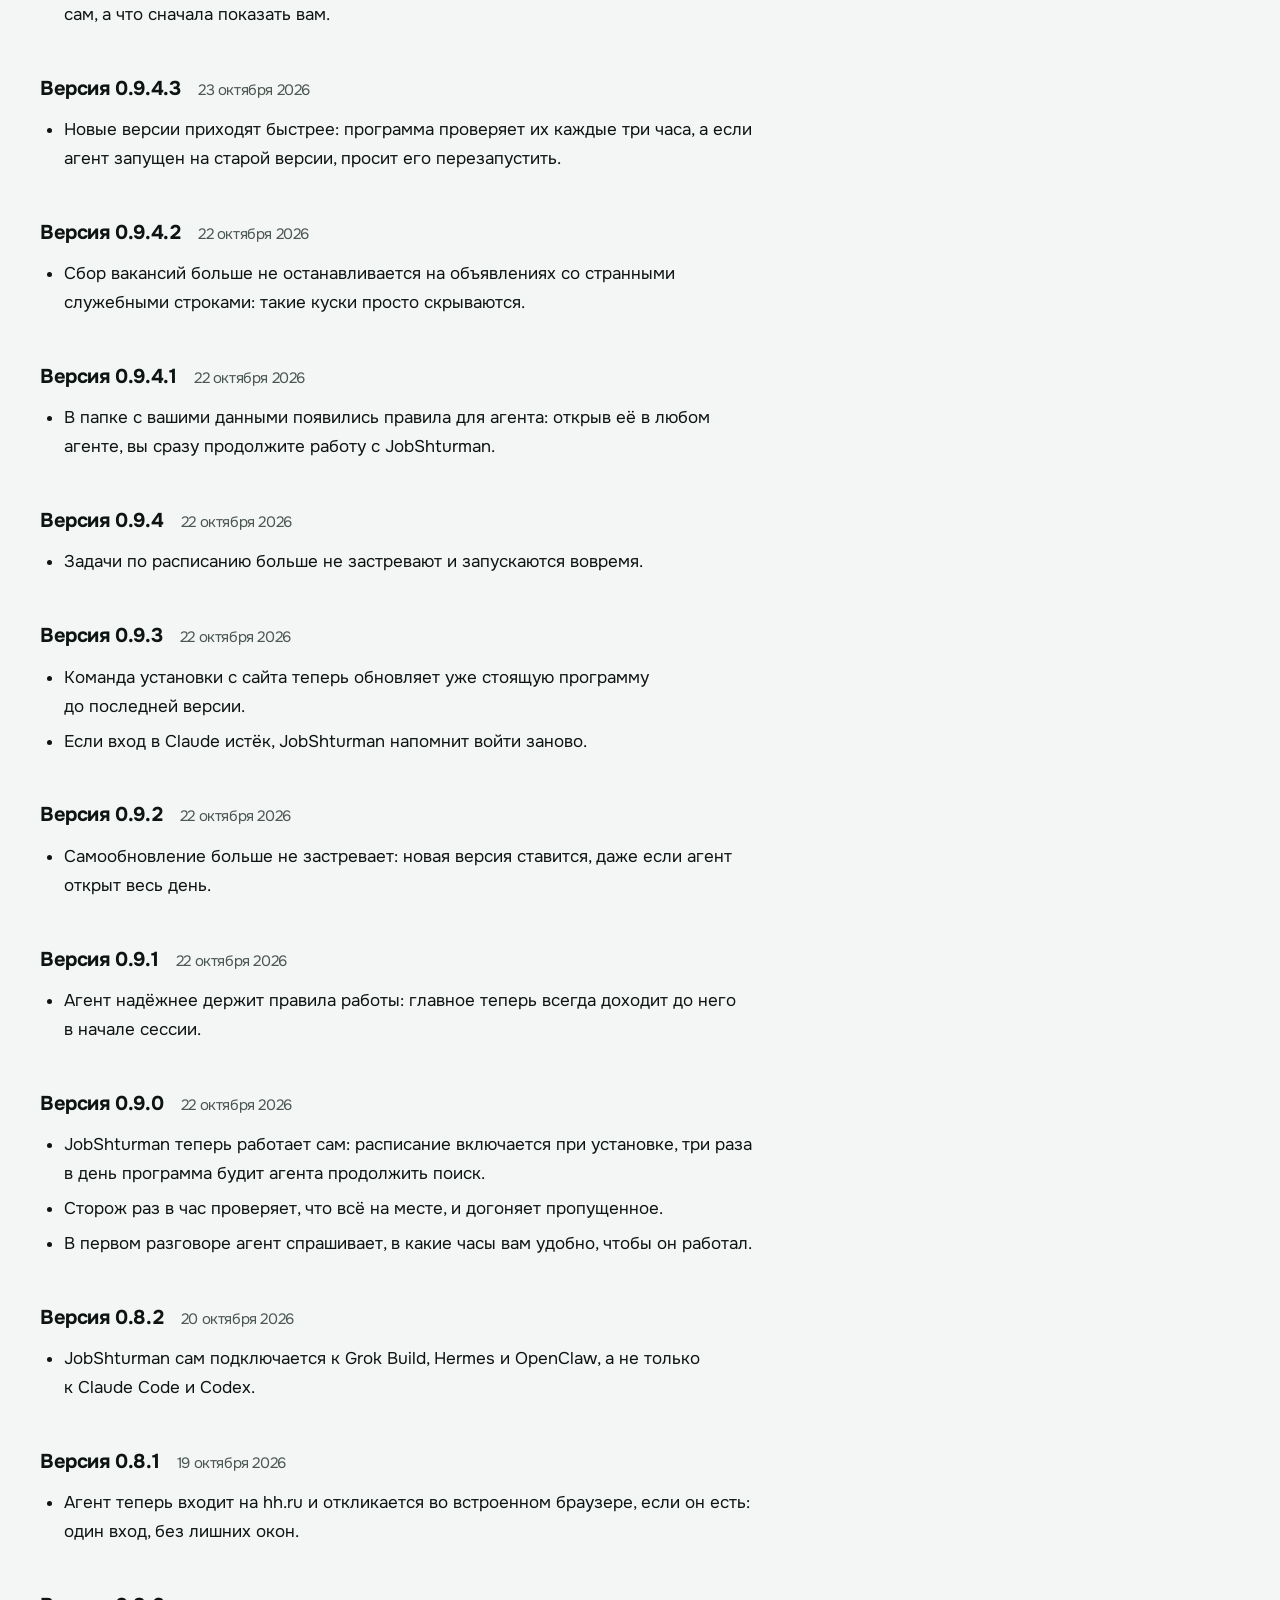
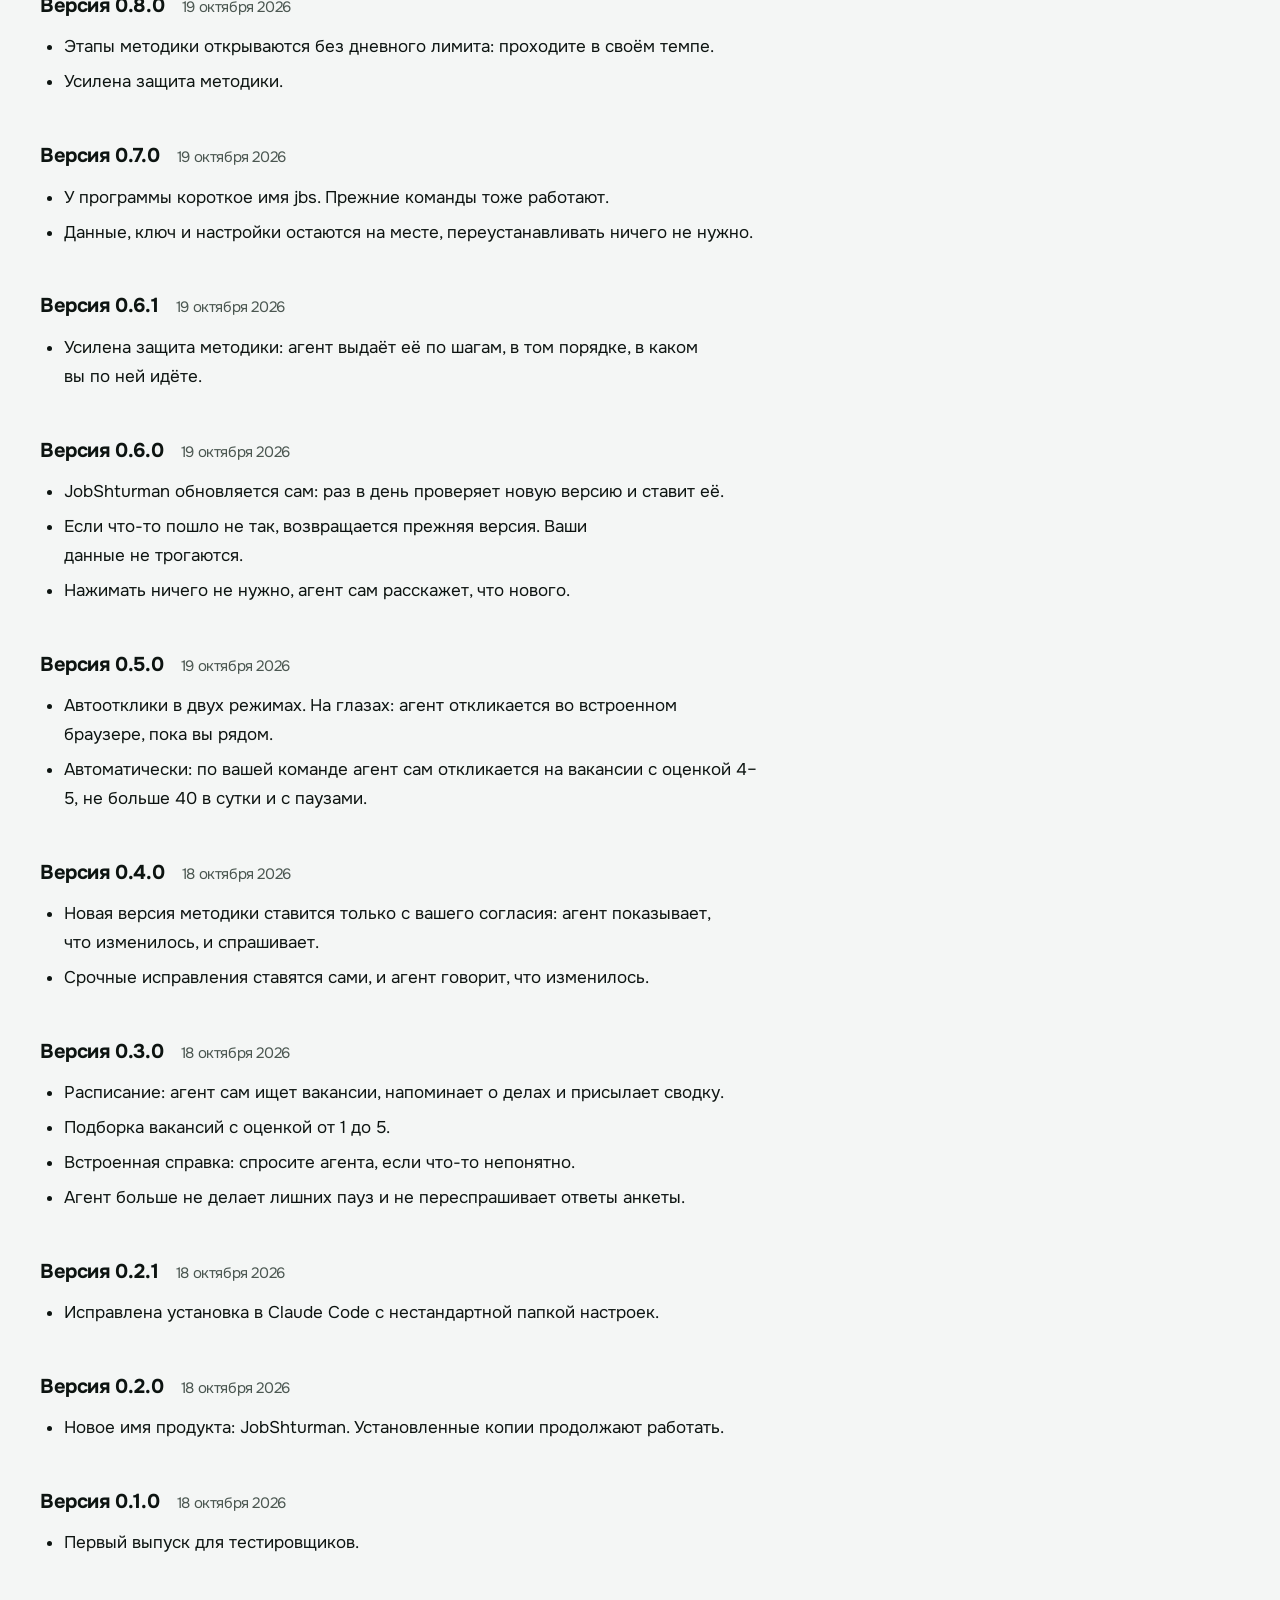
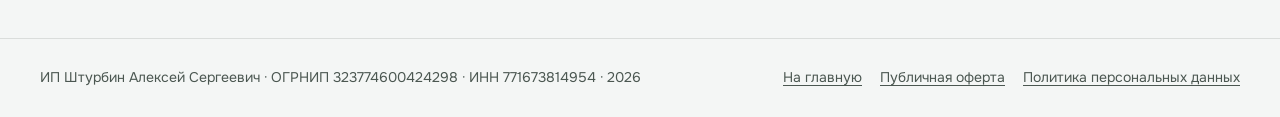
<file: landing/releases/index.html>
<!doctype html>
<html lang="ru">
  <head>
    <meta charset="utf-8">
    <meta name="viewport" content="width=device-width, initial-scale=1">
    <meta name="color-scheme" content="light dark">
    <title>Что нового — JobShturman</title>
    <meta name="description" content="Выпуски JobShturman: что нового в каждой версии.">
    <link rel="canonical" href="https://tools.owai.ru/jobshturman/releases/">
    <link rel="stylesheet" href="../tokens.css">
    <link rel="stylesheet" href="../styles.css">
    <link rel="icon" href="../favicon.svg" type="image/svg+xml">
  </head>
  <body>
    <a class="skip-link" href="#main">Перейти к тексту</a>
    <header class="site-header">
      <a class="wordmark" href="../"><span class="wordmark-mark" aria-hidden="true"></span>JobShturman</a>
      <a class="button small" href="../">← На главную</a>
    </header>
    <main id="main" tabindex="-1" class="doc">
      <article class="doc-body">
        <h1>Что нового</h1>
        <p class="edition">Агент обновляется сам и рассказывает, что изменилось. Здесь собраны все выпуски, сверху последний.</p>
        <!-- Новый выпуск: скопируйте первый <section class="release"> и поставьте его самым первым.
             Главная страница берёт номер последней версии из первого блока. Детали защиты не описываем. -->
        <section class="release" data-version="0.9.4.11">
          <h2>Версия 0.9.4.11 <span class="release-date">29 октября 2026</span></h2>
          <ul>
            <li>Установка на Windows больше не зависает: она показывает, что делает, и скачивает файлы быстрее.</li>
          </ul>
        </section>
        <section class="release" data-version="0.9.4.10">
          <h2>Версия 0.9.4.10 <span class="release-date">27 октября 2026</span></h2>
          <ul>
            <li>Агент тратит в десятки раз меньше лимита подписки: списки вакансий приходят страницами, сводка короче, вакансии оцениваются пачками.</li>
          </ul>
        </section>
        <section class="release" data-version="0.9.4.9">
          <h2>Версия 0.9.4.9 <span class="release-date">24 октября 2026</span></h2>
          <ul>
            <li>В резюме нет висячих предлогов и чисел, короткие фразы не разрываются на две строки.</li>
            <li>Новый шрифт IBM Plex Sans, одинаковый в PDF и DOCX, в DOCX он встроен в файл.</li>
          </ul>
        </section>
        <section class="release" data-version="0.9.4.8">
          <h2>Версия 0.9.4.8 <span class="release-date">24 октября 2026</span></h2>
          <ul>
            <li>Резюме в PDF и DOCX выглядят одинаково, формат A4, имя в заголовке.</li>
            <li>Текущая работа отмечена «н.в.», проекты одного места работы собраны под одной шапкой.</li>
            <li>Перед выдачей программа проверяет, что в файлах нет служебных меток.</li>
          </ul>
        </section>
        <section class="release" data-version="0.9.4.7">
          <h2>Версия 0.9.4.7 <span class="release-date">23 октября 2026</span></h2>
          <ul>
            <li>Файлы резюме собираются, даже если контакты и описание роли записаны подробно, по частям.</li>
            <li>Если инструмент дал сбой, агент видит причину и может объяснить её вам.</li>
          </ul>
        </section>
        <section class="release" data-version="0.9.4.6">
          <h2>Версия 0.9.4.6 <span class="release-date">23 октября 2026</span></h2>
          <ul>
            <li>Программа проверяет подпись каждого обновления и ставит только подлинные версии.</li>
            <li>Установка не прерывается, если у одного из агентов сломаны настройки.</li>
            <li>Этапы методики открываются быстрее.</li>
            <li>Задачи по расписанию на Windows видят папку с вашими данными.</li>
          </ul>
        </section>
        <section class="release" data-version="0.9.4.5">
          <h2>Версия 0.9.4.5 <span class="release-date">23 октября 2026</span></h2>
          <ul>
            <li>После обновления старые копии программы сами закрываются, а ключ и методика проверяются каждые три часа: новое доходит до агента быстрее.</li>
          </ul>
        </section>
        <section class="release" data-version="0.9.4.4">
          <h2>Версия 0.9.4.4 <span class="release-date">23 октября 2026</span></h2>
          <ul>
            <li>Агент знает правила переписки с работодателями в Telegram и почте: что отвечать сам, а что сначала показать вам.</li>
          </ul>
        </section>
        <section class="release" data-version="0.9.4.3">
          <h2>Версия 0.9.4.3 <span class="release-date">23 октября 2026</span></h2>
          <ul>
            <li>Новые версии приходят быстрее: программа проверяет их каждые три часа, а если агент запущен на старой версии, просит его перезапустить.</li>
          </ul>
        </section>
        <section class="release" data-version="0.9.4.2">
          <h2>Версия 0.9.4.2 <span class="release-date">22 октября 2026</span></h2>
          <ul>
            <li>Сбор вакансий больше не останавливается на объявлениях со странными служебными строками: такие куски просто скрываются.</li>
          </ul>
        </section>
        <section class="release" data-version="0.9.4.1">
          <h2>Версия 0.9.4.1 <span class="release-date">22 октября 2026</span></h2>
          <ul>
            <li>В папке с вашими данными появились правила для агента: открыв её в любом агенте, вы сразу продолжите работу с JobShturman.</li>
          </ul>
        </section>
        <section class="release" data-version="0.9.4">
          <h2>Версия 0.9.4 <span class="release-date">22 октября 2026</span></h2>
          <ul>
            <li>Задачи по расписанию больше не застревают и запускаются вовремя.</li>
          </ul>
        </section>
        <section class="release" data-version="0.9.3">
          <h2>Версия 0.9.3 <span class="release-date">22 октября 2026</span></h2>
          <ul>
            <li>Команда установки с сайта теперь обновляет уже стоящую программу до последней версии.</li>
            <li>Если вход в Claude истёк, JobShturman напомнит войти заново.</li>
          </ul>
        </section>
        <section class="release" data-version="0.9.2">
          <h2>Версия 0.9.2 <span class="release-date">22 октября 2026</span></h2>
          <ul>
            <li>Самообновление больше не застревает: новая версия ставится, даже если агент открыт весь день.</li>
          </ul>
        </section>
        <section class="release" data-version="0.9.1">
          <h2>Версия 0.9.1 <span class="release-date">22 октября 2026</span></h2>
          <ul>
            <li>Агент надёжнее держит правила работы: главное теперь всегда доходит до него в начале сессии.</li>
          </ul>
        </section>
        <section class="release" data-version="0.9.0">
          <h2>Версия 0.9.0 <span class="release-date">22 октября 2026</span></h2>
          <ul>
            <li>JobShturman теперь работает сам: расписание включается при установке, три раза в день программа будит агента продолжить поиск.</li>
            <li>Сторож раз в час проверяет, что всё на месте, и догоняет пропущенное.</li>
            <li>В первом разговоре агент спрашивает, в какие часы вам удобно, чтобы он работал.</li>
          </ul>
        </section>
        <section class="release" data-version="0.8.2">
          <h2>Версия 0.8.2 <span class="release-date">20 октября 2026</span></h2>
          <ul>
            <li>JobShturman сам подключается к Grok Build, Hermes и OpenClaw, а не только к Claude Code и Codex.</li>
          </ul>
        </section>
        <section class="release" data-version="0.8.1">
          <h2>Версия 0.8.1 <span class="release-date">19 октября 2026</span></h2>
          <ul>
            <li>Агент теперь входит на hh.ru и откликается во встроенном браузере, если он есть: один вход, без лишних окон.</li>
          </ul>
        </section>
        <section class="release" data-version="0.8.0">
          <h2>Версия 0.8.0 <span class="release-date">19 октября 2026</span></h2>
          <ul>
            <li>Этапы методики открываются без дневного лимита: проходите в своём темпе.</li>
            <li>Усилена защита методики.</li>
          </ul>
        </section>
        <section class="release" data-version="0.7.0">
          <h2>Версия 0.7.0 <span class="release-date">19 октября 2026</span></h2>
          <ul>
            <li>У программы короткое имя jbs. Прежние команды тоже работают.</li>
            <li>Данные, ключ и настройки остаются на месте, переустанавливать ничего не нужно.</li>
          </ul>
        </section>
        <section class="release" data-version="0.6.1">
          <h2>Версия 0.6.1 <span class="release-date">19 октября 2026</span></h2>
          <ul>
            <li>Усилена защита методики: агент выдаёт её по шагам, в том порядке, в каком вы по ней идёте.</li>
          </ul>
        </section>
        <section class="release" data-version="0.6.0">
          <h2>Версия 0.6.0 <span class="release-date">19 октября 2026</span></h2>
          <ul>
            <li>JobShturman обновляется сам: раз в день проверяет новую версию и ставит её.</li>
            <li>Если что-то пошло не так, возвращается прежняя версия. Ваши данные не трогаются.</li>
            <li>Нажимать ничего не нужно, агент сам расскажет, что нового.</li>
          </ul>
        </section>
        <section class="release" data-version="0.5.0">
          <h2>Версия 0.5.0 <span class="release-date">19 октября 2026</span></h2>
          <ul>
            <li>Автоотклики в двух режимах. На глазах: агент откликается во встроенном браузере, пока вы рядом.</li>
            <li>Автоматически: по вашей команде агент сам откликается на вакансии с оценкой 4–5, не больше 40 в сутки и с паузами.</li>
          </ul>
        </section>
        <section class="release" data-version="0.4.0">
          <h2>Версия 0.4.0 <span class="release-date">18 октября 2026</span></h2>
          <ul>
            <li>Новая версия методики ставится только с вашего согласия: агент показывает, что изменилось, и спрашивает.</li>
            <li>Срочные исправления ставятся сами, и агент говорит, что изменилось.</li>
          </ul>
        </section>
        <section class="release" data-version="0.3.0">
          <h2>Версия 0.3.0 <span class="release-date">18 октября 2026</span></h2>
          <ul>
            <li>Расписание: агент сам ищет вакансии, напоминает о делах и присылает сводку.</li>
            <li>Подборка вакансий с оценкой от 1 до 5.</li>
            <li>Встроенная справка: спросите агента, если что-то непонятно.</li>
            <li>Агент больше не делает лишних пауз и не переспрашивает ответы анкеты.</li>
          </ul>
        </section>
        <section class="release" data-version="0.2.1">
          <h2>Версия 0.2.1 <span class="release-date">18 октября 2026</span></h2>
          <ul>
            <li>Исправлена установка в Claude Code с нестандартной папкой настроек.</li>
          </ul>
        </section>
        <section class="release" data-version="0.2.0">
          <h2>Версия 0.2.0 <span class="release-date">18 октября 2026</span></h2>
          <ul>
            <li>Новое имя продукта: JobShturman. Установленные копии продолжают работать.</li>
          </ul>
        </section>
        <section class="release" data-version="0.1.0">
          <h2>Версия 0.1.0 <span class="release-date">18 октября 2026</span></h2>
          <ul>
            <li>Первый выпуск для тестировщиков.</li>
          </ul>
        </section>
      </article>
    </main>
    <footer class="site-footer">
      <p class="legal">ИП Штурбин Алексей Сергеевич · ОГРНИП 323774600424298 · ИНН 771673814954 · 2026</p>
      <ul class="footer-links"><li><a href="../">На главную</a></li><li><a href="../oferta/">Публичная оферта</a></li><li><a href="../privacy/">Политика персональных данных</a></li></ul>
    </footer>
  </body>
</html>
</file>
<file: key-server/admin/tokens.css>
/*
Subset of OpenAI Apps SDK UI design tokens. MIT © OpenAI.
Source: https://github.com/openai/apps-sdk-ui
Local source: /Users/zhdanparfenov/Code/06_tools/Tools/design-systems/openai-codex/source/variables-{primitive,semantic,components}.css
Adapted alpha() and spacing() to standard CSS; system fonts only.

Copyright 2025 OpenAI

Permission is hereby granted, free of charge, to any person obtaining a copy of
this software and associated documentation files (the “Software”), to deal in
the Software without restriction, including without limitation the rights to
use, copy, modify, merge, publish, distribute, sublicense, and/or sell copies of
the Software, and to permit persons to whom the Software is furnished to do so,
subject to the following conditions:

The above copyright notice and this permission notice shall be included in all
copies or substantial portions of the Software.

THE SOFTWARE IS PROVIDED “AS IS”, WITHOUT WARRANTY OF ANY KIND, EXPRESS OR
IMPLIED, INCLUDING BUT NOT LIMITED TO THE WARRANTIES OF MERCHANTABILITY,
FITNESS FOR A PARTICULAR PURPOSE AND NONINFRINGEMENT. IN NO EVENT SHALL THE
AUTHORS OR COPYRIGHT HOLDERS BE LIABLE FOR ANY CLAIM, DAMAGES OR OTHER
LIABILITY, WHETHER IN AN ACTION OF CONTRACT, TORT OR OTHERWISE, ARISING FROM,
OUT OF OR IN CONNECTION WITH THE SOFTWARE OR THE USE OR OTHER DEALINGS IN THE
SOFTWARE.
*/
:root {
  color-scheme: light dark;
  --font-sans: ui-sans-serif, -apple-system, system-ui, "Segoe UI", "Noto Sans", "Helvetica",
    "Arial", "Apple Color Emoji", "Segoe UI Emoji", "Segoe UI Symbol", sans-serif;
  --font-mono: ui-monospace, "SFMono-Regular", "SF Mono", "Menlo", "Monaco", "Consolas",
    "Liberation Mono", "DejaVu Sans Mono", "Courier New", monospace;
  --font-weight-normal: 400;
  --font-weight-medium: 500;
  --font-weight-semibold: 600;
  --spacing: 0.25rem;
  --radius-xs: 0.25rem;
  --radius-md: 0.5rem;
  --radius-xl: 0.75rem;
  --radius-2xl: 1rem;
  --radius-full: 9999px;
  --font-heading-xl-size: 2rem;
  --font-heading-xl-line-height: 2.375rem;
  --font-heading-lg-size: 1.5rem;
  --font-heading-lg-line-height: 1.75rem;
  --font-heading-md-size: 1.25rem;
  --font-heading-md-line-height: 1.625rem;
  --font-heading-sm-size: 1.125rem;
  --font-heading-sm-line-height: 1.625rem;
  --font-text-md-size: 1rem;
  --font-text-md-line-height: 1.5rem;
  --font-text-sm-size: 0.875rem;
  --font-text-sm-line-height: 1.25rem;
  --font-text-xs-size: 0.75rem;
  --font-text-xs-line-height: 1.125rem;
  --gray-0: light-dark(#ffffff, #0d0d0d);
  --gray-200: light-dark(#cdcdcd, #212121);
  --color-surface: light-dark(var(--gray-0), var(--gray-200));
  --gray-50: light-dark(#f9f9f9, #131313);
  --gray-100: light-dark(#ededed, #181818);
  --color-surface-secondary: light-dark(var(--gray-50), var(--gray-100));
  --gray-75: light-dark(#f3f3f3, #161616);
  --color-surface-tertiary: light-dark(var(--gray-75), var(--gray-50));
  --gray-300: light-dark(#afafaf, #303030);
  --color-surface-elevated: light-dark(var(--gray-0), var(--gray-300));
  --gray-1000: light-dark(#0d0d0d, #ffffff);
  --color-text: var(--gray-1000);
  --gray-500: #5d5d5d;
  --gray-700: light-dark(#303030, #afafaf);
  --color-text-secondary: light-dark(var(--gray-500), var(--gray-700));
  --gray-400: light-dark(#8f8f8f, #414141);
  --gray-600: light-dark(#414141, #8f8f8f);
  --color-text-tertiary: light-dark(var(--gray-400), var(--gray-600));
  --alpha-base: light-dark(#0d0d0d, #ffffff);
  --alpha-10: color-mix(in srgb, var(--alpha-base) 10%, transparent);
  --alpha-12: color-mix(in srgb, var(--alpha-base) 12%, transparent);
  --color-border: light-dark(var(--alpha-10), var(--alpha-12));
  --alpha-05: color-mix(in srgb, var(--alpha-base) 5%, transparent);
  --alpha-06: color-mix(in srgb, var(--alpha-base) 6%, transparent);
  --color-border-subtle: light-dark(var(--alpha-05), var(--alpha-06));
  --alpha-15: color-mix(in srgb, var(--alpha-base) 15%, transparent);
  --alpha-20: color-mix(in srgb, var(--alpha-base) 20%, transparent);
  --color-border-strong: light-dark(var(--alpha-15), var(--alpha-20));
  --blue-500: #0169cc;
  --blue-400: #0285ff;
  --color-ring: light-dark(var(--blue-500), var(--blue-400));
  --gray-900: light-dark(#181818, #ededed);
  --gray-950: light-dark(#131313, #f3f3f3);
  --color-background-primary-solid: light-dark(var(--gray-900), var(--gray-950));
  --color-background-primary-solid-hover: light-dark(var(--gray-700), var(--gray-900));
  --color-text-inverse: var(--gray-0);
  --color-text-primary-solid: var(--color-text-inverse);
  --color-background-primary-soft: light-dark(var(--gray-100), var(--gray-300));
  --gray-150: light-dark(#dfdfdf, #1c1c1c);
  --gray-350: light-dark(#9f9f9f, #393939);
  --color-background-primary-soft-hover: light-dark(var(--gray-150), var(--gray-350));
  --alpha-08: color-mix(in srgb, var(--alpha-base) 8%, transparent);
  --color-background-primary-ghost-hover: light-dark(var(--alpha-08), var(--alpha-12));
  --green-600: #008635;
  --green-400: #04b84c;
  --color-text-success-surface: light-dark(var(--green-600), var(--green-400));
  --green-a25: color-mix(in srgb, var(--green-400) 8%, transparent);
  --green-a50: color-mix(in srgb, var(--green-400) 15%, transparent);
  --color-background-success-surface: light-dark(var(--green-a25), var(--green-a50));
  --orange-700: #923b0f;
  --orange-400: #fb6a22;
  --color-text-warning-surface: light-dark(var(--orange-700), var(--orange-400));
  --orange-a25: color-mix(in srgb, var(--orange-400) 7%, transparent);
  --orange-a50: color-mix(in srgb, var(--orange-400) 16%, transparent);
  --color-background-warning-surface: light-dark(var(--orange-a25), var(--orange-a50));
  --red-600: #ba2623;
  --red-400: #fa423e;
  --color-text-danger-surface: light-dark(var(--red-600), var(--red-400));
  --red-a25: color-mix(in srgb, var(--red-400) 8%, transparent);
  --red-a50: color-mix(in srgb, var(--red-400) 16%, transparent);
  --color-background-danger-surface: light-dark(var(--red-a25), var(--red-a50));
  --red-700: #911e1b;
  --red-500: #e02e2a;
  --color-text-danger: light-dark(var(--red-700), var(--red-500));
  --blue-600: #004f99;
  --blue-300: #339cff;
  --color-text-info-surface: light-dark(var(--blue-600), var(--blue-300));
  --blue-a25: color-mix(in srgb, var(--blue-400) 4%, transparent);
  --blue-a50: color-mix(in srgb, var(--blue-400) 13%, transparent);
  --color-background-info-surface: light-dark(var(--blue-a25), var(--blue-a50));
  --control-size-2xl: 2.75rem;
  --control-gutter-xl: 1rem;
  --control-radius-md: var(--radius-md);
  --button-font-weight: var(--font-weight-medium);
  --button-gap-lg: 6px;
  --badge-radius-md: var(--radius-xs);
  --badge-font-size-sm: var(--font-text-xs-size);
  --badge-font-weight-md: var(--font-weight-semibold);
  --control-gutter-2xs: 0.375rem;
  --badge-gutter-md: var(--control-gutter-2xs);
  --alpha-16: color-mix(in srgb, var(--alpha-base) 16%, transparent);
  --alpha-25: color-mix(in srgb, var(--alpha-base) 25%, transparent);
  --color-border-primary-outline: light-dark(var(--alpha-16), var(--alpha-25));
  --input-outline-border-color: var(--color-border-primary-outline);
  --input-placeholder-text-color: var(--color-text-tertiary);
  --dialog-backdrop-dim-background: light-dark(rgb(0 0 0 / 30%), rgb(0 0 0 / 50%));
  --dialog-container-inner-padding: calc(var(--spacing) * 5);
  --dialog-max-width: 450px;
  --alert-border-radius: var(--radius-xl);
  --alert-gutter: calc(var(--spacing) * 4);
}
</file>
<file: key-server/admin/styles.css>
* { box-sizing: border-box; }
[hidden] { display: none !important; }
body { margin: 0; background: var(--color-surface); color: var(--color-text); font: var(--font-weight-normal) var(--font-text-sm-size)/var(--font-text-sm-line-height) var(--font-sans); -webkit-font-smoothing: antialiased; }
button, input, select, textarea { font: inherit; }
button, a, input, select, textarea { -webkit-tap-highlight-color: transparent; }
button, a { touch-action: manipulation; }
button { cursor: pointer; }
a { color: inherit; text-decoration: none; }
:focus-visible { outline: 2px solid var(--color-ring); outline-offset: 3px; }
svg { width: 20px; height: 20px; flex: none; fill: none; stroke: currentColor; stroke-width: 1.75; stroke-linecap: round; stroke-linejoin: round; }
h1, h2, h3, p { margin: 0; }
h1 { font-size: var(--font-heading-xl-size); line-height: var(--font-heading-xl-line-height); font-weight: var(--font-weight-semibold); }
h2 { font-size: var(--font-heading-md-size); line-height: var(--font-heading-md-line-height); font-weight: var(--font-weight-semibold); }
h3 { font-size: var(--font-heading-sm-size); line-height: var(--font-heading-sm-line-height); font-weight: var(--font-weight-semibold); }
small, .small { font-size: var(--font-text-xs-size); line-height: var(--font-text-xs-line-height); }
code, .mono { font-family: var(--font-mono); font-size: var(--font-text-xs-size); }
.muted { color: var(--color-text-secondary); }
.skip-link { position: fixed; top: -100px; left: calc(var(--spacing) * 2); padding: calc(var(--spacing) * 3); background: var(--color-surface-elevated); z-index: 20; }
.skip-link:focus { top: calc(var(--spacing) * 2); }
.sidebar { width: 232px; position: fixed; inset: 0 auto 0 0; display: flex; flex-direction: column; padding: calc(var(--spacing) * 7) calc(var(--spacing) * 4); border-right: 1px solid var(--color-border); background: var(--color-surface-secondary); }
.brand { display: flex; gap: calc(var(--spacing) * 3); align-items: center; padding: 0 calc(var(--spacing) * 2); }
.brand-mark { width: 36px; height: 36px; display: grid; place-items: center; border: 1px solid var(--color-border-strong); border-radius: var(--radius-md); background: var(--color-surface); font-size: var(--font-heading-md-size); font-weight: var(--font-weight-semibold); }
.brand strong { display: block; font-weight: var(--font-weight-semibold); }
.brand small { display: block; color: var(--color-text-secondary); margin-top: var(--spacing); }
.nav-label { color: var(--color-text-secondary); font-size: var(--font-text-xs-size); margin: calc(var(--spacing) * 12) calc(var(--spacing) * 3) calc(var(--spacing) * 3); }
nav { display: grid; gap: var(--spacing); }
nav a { display: flex; align-items: center; gap: calc(var(--spacing) * 3); padding: calc(var(--spacing) * 3); border-radius: var(--radius-md); color: var(--color-text-secondary); min-height: var(--control-size-2xl); }
nav a:hover { background: var(--color-background-primary-ghost-hover); }
nav a[aria-current="page"] { background: var(--color-background-primary-soft); color: var(--color-text); font-weight: var(--font-weight-medium); }
.nav-count { margin-left: auto; font-size: var(--font-text-xs-size); color: var(--color-text-secondary); }
.sidebar-foot { margin-top: auto; padding: calc(var(--spacing) * 3); }
.sidebar-foot p { margin-top: calc(var(--spacing) * 3); color: var(--color-text-secondary); font-size: var(--font-text-xs-size); line-height: var(--font-text-xs-line-height); }
.workspace { margin-left: 232px; min-width: 0; }
.topbar { min-height: 72px; padding: calc(var(--spacing) * 5) calc(var(--spacing) * 10); border-bottom: 1px solid var(--color-border); display: flex; align-items: center; justify-content: space-between; gap: calc(var(--spacing) * 4); color: var(--color-text-secondary); font-size: var(--font-text-xs-size); }
.topbar strong { color: var(--color-text); font-weight: var(--font-weight-medium); }
.divider { padding: 0 calc(var(--spacing) * 3); color: var(--color-text-tertiary); }
main { max-width: 1440px; margin: auto; padding: calc(var(--spacing) * 10); min-height: calc(100vh - 140px); }
main:focus { outline: none; }
.page-heading { display: flex; justify-content: space-between; gap: calc(var(--spacing) * 6); align-items: center; margin-bottom: calc(var(--spacing) * 8); }
.page-heading p { margin-top: calc(var(--spacing) * 2); color: var(--color-text-secondary); }
.button { display: inline-flex; align-items: center; justify-content: center; gap: var(--button-gap-lg); min-height: var(--control-size-2xl); padding: calc(var(--spacing) * 2) var(--control-gutter-xl); border: 1px solid var(--input-outline-border-color); border-radius: var(--control-radius-md); background: var(--color-surface); color: var(--color-text); font-weight: var(--button-font-weight); }
.button:hover { background: var(--color-background-primary-ghost-hover); }
.button.primary { background: var(--color-background-primary-solid); color: var(--color-text-primary-solid); border-color: var(--color-background-primary-solid); }
.button.primary:hover { background: var(--color-background-primary-solid-hover); }
.button.danger { color: var(--color-text-danger-surface); }
.button:disabled { opacity: .5; cursor: wait; }
.button.ghost { border-color: transparent; background: transparent; }
.button.ghost:hover { background: var(--color-background-primary-ghost-hover); }
.stats { display: grid; grid-template-columns: repeat(4, minmax(0, 1fr)); border: 1px solid var(--color-border); border-radius: var(--radius-xl); margin-bottom: calc(var(--spacing) * 8); overflow: hidden; }
.stat { padding: calc(var(--spacing) * 5) calc(var(--spacing) * 6); }
.stat + .stat { border-left: 1px solid var(--color-border); }
.stat-top { display: flex; align-items: center; gap: calc(var(--spacing) * 2); color: var(--color-text-secondary); }
.stat strong { display: block; font-size: var(--font-heading-xl-size); line-height: var(--font-heading-xl-line-height); font-weight: var(--font-weight-semibold); margin-top: calc(var(--spacing) * 3); font-variant-numeric: tabular-nums; }
.dot { display: inline-block; width: 6px; height: 6px; background: currentColor; border-radius: var(--radius-full); flex: none; }
.success-text { color: var(--color-text-success-surface); }
.warning-text { color: var(--color-text-warning-surface); }
.danger-text { color: var(--color-text-danger-surface); }
.filters { display: grid; grid-template-columns: minmax(180px, 1fr) 180px 220px; gap: calc(var(--spacing) * 3); margin-bottom: calc(var(--spacing) * 5); }
.search { position: relative; }
.search svg { position: absolute; left: calc(var(--spacing) * 3); top: calc(var(--spacing) * 3); color: var(--color-text-secondary); pointer-events: none; }
.search input { padding-left: calc(var(--spacing) * 10); }
input, select, textarea { width: 100%; min-width: 0; min-height: var(--control-size-2xl); padding: calc(var(--spacing) * 2) calc(var(--spacing) * 3); border: 1px solid var(--input-outline-border-color); border-radius: var(--control-radius-md); background: var(--color-surface); color: var(--color-text); }
input:hover, select:hover, textarea:hover { border-color: color-mix(in srgb, var(--alpha-base) 32%, transparent); }
input:focus-visible, select:focus-visible, textarea:focus-visible { outline-offset: 1px; }
input:disabled, select:disabled, textarea:disabled { opacity: .5; cursor: not-allowed; }
select { appearance: none; padding-inline-end: calc(var(--spacing) * 10); cursor: pointer; background-image: linear-gradient(45deg, transparent 50%, var(--color-text-secondary) 50%), linear-gradient(135deg, var(--color-text-secondary) 50%, transparent 50%); background-position: calc(100% - 20px) 50%, calc(100% - 15px) 50%; background-size: 5px 5px; background-repeat: no-repeat; }
select:hover { background-image: linear-gradient(45deg, transparent 50%, var(--color-text) 50%), linear-gradient(135deg, var(--color-text) 50%, transparent 50%); }
input[type="number"] { appearance: textfield; }
input[type="number"]::-webkit-inner-spin-button, input[type="number"]::-webkit-outer-spin-button { appearance: none; margin: 0; }
input[type="date"]::-webkit-calendar-picker-indicator { cursor: pointer; opacity: .7; }
input[type="file"] { padding-block: calc(var(--spacing) * 1.5); cursor: pointer; }
input[type="file"]::file-selector-button { font: inherit; font-weight: var(--font-weight-medium); min-height: 30px; margin-inline-end: calc(var(--spacing) * 3); padding: 0 calc(var(--spacing) * 3); border: 1px solid var(--input-outline-border-color); border-radius: var(--radius-md); background: var(--color-surface-secondary); color: var(--color-text); cursor: pointer; }
input[type="file"]:hover::file-selector-button { background: var(--color-background-primary-ghost-hover); }
input::placeholder, textarea::placeholder { color: var(--input-placeholder-text-color); }
textarea { min-height: 100px; resize: vertical; }
.result-line { display: flex; align-items: center; justify-content: space-between; gap: calc(var(--spacing) * 3); margin-bottom: calc(var(--spacing) * 3); color: var(--color-text-secondary); font-size: var(--font-text-xs-size); }
.text-button { border: 0; padding: 0; background: transparent; color: var(--color-text); text-decoration: underline; text-underline-offset: 3px; }
.table-wrap { width: 100%; overflow-x: auto; border: 1px solid var(--color-border); border-radius: var(--radius-xl); }
table { width: 100%; border-collapse: collapse; min-width: 970px; text-align: left; font-variant-numeric: tabular-nums; }
th { background: var(--color-surface-secondary); color: var(--color-text-secondary); font-weight: var(--font-weight-medium); font-size: var(--font-text-xs-size); padding: calc(var(--spacing) * 3) calc(var(--spacing) * 4); white-space: nowrap; }
td { padding: calc(var(--spacing) * 4); border-top: 1px solid var(--color-border-subtle); white-space: nowrap; }
tbody tr:hover { background: var(--color-surface-secondary); }
.key-link { font-family: var(--font-mono); font-size: var(--font-text-xs-size); font-weight: var(--font-weight-medium); padding-block: calc(var(--spacing) * 3); }
.key-link:hover { text-decoration: underline; text-underline-offset: 4px; }
.badge { display: inline-flex; align-items: center; gap: calc(var(--spacing) * 1.5); white-space: nowrap; border-radius: var(--badge-radius-md); padding: var(--spacing) var(--badge-gutter-md); font-size: var(--badge-font-size-sm); font-weight: var(--badge-font-weight-md); line-height: var(--font-text-xs-line-height); }
.badge.active { background: var(--color-background-success-surface); color: var(--color-text-success-surface); }
.badge.expiring { background: var(--color-background-warning-surface); color: var(--color-text-warning-surface); }
.badge.revoked { background: var(--color-background-danger-surface); color: var(--color-text-danger-surface); }
.badge.expired, .badge.neutral { background: var(--color-background-primary-soft); color: var(--color-text-secondary); }
.empty { padding: calc(var(--spacing) * 12) calc(var(--spacing) * 5); text-align: center; }
.empty h3 { margin-bottom: calc(var(--spacing) * 2); }
.info-note { display: flex; align-items: flex-start; gap: calc(var(--spacing) * 3); padding: calc(var(--spacing) * 4); margin-top: calc(var(--spacing) * 5); border-radius: var(--alert-border-radius); background: var(--color-surface-secondary); color: var(--color-text-secondary); font-size: var(--font-text-xs-size); line-height: var(--font-text-xs-line-height); }
.info-note svg { width: 18px; height: 18px; }
.page-footer { display: flex; justify-content: space-between; gap: calc(var(--spacing) * 4); padding: calc(var(--spacing) * 5) calc(var(--spacing) * 10); font-size: var(--font-text-xs-size); color: var(--color-text-secondary); }
.back-link { display: inline-flex; gap: calc(var(--spacing) * 2); align-items: center; color: var(--color-text-secondary); margin-bottom: calc(var(--spacing) * 6); padding-block: calc(var(--spacing) * 2); }
.detail-heading { align-items: flex-start; }
.detail-heading h1 { overflow-wrap: anywhere; }
.detail-heading h1.mono { font-size: var(--font-heading-lg-size); line-height: var(--font-heading-lg-line-height); }
.detail-heading .badge { margin-top: calc(var(--spacing) * 3); }
.actions { display: flex; flex-wrap: wrap; gap: calc(var(--spacing) * 2); }
.detail-grid { display: grid; grid-template-columns: minmax(0, 1.2fr) minmax(0, 1fr); gap: calc(var(--spacing) * 6); align-items: start; }
.stack { display: grid; gap: calc(var(--spacing) * 6); }
.panel { min-width: 0; padding: calc(var(--spacing) * 6); border: 1px solid var(--color-border); border-radius: var(--radius-xl); }
.panel h2 { margin-bottom: calc(var(--spacing) * 5); }
dl { margin: 0; }
.facts { display: grid; grid-template-columns: minmax(0, 1fr) minmax(0, 1.15fr); column-gap: calc(var(--spacing) * 4); }
dt, dd { padding-block: calc(var(--spacing) * 3); border-bottom: 1px solid var(--color-border-subtle); }
dt { color: var(--color-text-secondary); }
dd { margin: 0; overflow-wrap: anywhere; }
.device { display: flex; align-items: center; flex-wrap: wrap; gap: calc(var(--spacing) * 3); border-top: 1px solid var(--color-border-subtle); padding-block: calc(var(--spacing) * 4); }
.device:first-of-type { border-top: 0; padding-top: 0; }
.device-info { flex: 1; min-width: 0; }
.device code { display: block; overflow-wrap: anywhere; }
.device p { margin-top: var(--spacing); }
.device .button { font-size: var(--font-text-xs-size); }
.timeline { list-style: none; padding: 0; margin: 0; display: grid; gap: calc(var(--spacing) * 6); }
.timeline li { position: relative; padding-left: calc(var(--spacing) * 6); overflow-wrap: anywhere; }
.timeline li::before { content: ""; position: absolute; left: 0; top: calc(var(--spacing) * 1.5); width: 7px; height: 7px; border: 1px solid var(--color-text-tertiary); border-radius: var(--radius-full); background: var(--color-surface); }
.timeline li:not(:last-child)::after { content: ""; position: absolute; left: 3px; top: calc(var(--spacing) * 4); bottom: calc(var(--spacing) * -5); width: 1px; background: var(--color-border); }
.timeline time { display: block; margin-top: var(--spacing); color: var(--color-text-secondary); font-size: var(--font-text-xs-size); }
.warning-note { padding: var(--alert-gutter); border-radius: var(--alert-border-radius); background: var(--color-background-warning-surface); color: var(--color-text-warning-surface); margin-bottom: calc(var(--spacing) * 6); overflow-wrap: anywhere; }
.field + .warning-note { margin-top: calc(var(--spacing) * 6); }
details.info-note { display: block; }
details.info-note summary { cursor: pointer; }
details.info-note code { display: block; overflow-wrap: anywhere; margin-top: calc(var(--spacing) * 3); }
.blocked-note { background: var(--color-background-danger-surface); color: var(--color-text-danger-surface); }
.tariff-grid { display: grid; grid-template-columns: repeat(3, minmax(0, 1fr)); gap: calc(var(--spacing) * 5); }
.tariff { display: flex; flex-direction: column; }
.tariff-number { font-family: var(--font-mono); color: var(--color-text-secondary); font-size: var(--font-text-xs-size); margin-bottom: calc(var(--spacing) * 8); }
.tariff h2 { margin-bottom: calc(var(--spacing) * 3); }
.price { font-size: var(--font-heading-lg-size); font-weight: var(--font-weight-semibold); line-height: var(--font-heading-lg-line-height); margin-block: calc(var(--spacing) * 6); }
dialog { width: min(520px, calc(100% - 32px)); max-height: calc(100dvh - 32px); margin: auto; border: 1px solid var(--color-border); border-radius: var(--radius-2xl); padding: calc(var(--dialog-container-inner-padding) * 1.4); background: var(--color-surface-elevated); color: var(--color-text); }
dialog::backdrop { background: var(--dialog-backdrop-dim-background); }
.dialog-heading { display: flex; align-items: flex-start; justify-content: space-between; gap: calc(var(--spacing) * 4); margin-bottom: calc(var(--spacing) * 3); }
.close-button { min-height: 32px; width: 32px; padding: var(--spacing); flex: none; margin: calc(var(--spacing) * -1) calc(var(--spacing) * -1) 0 0; }
.close-button:focus-visible { outline-offset: 1px; }
.dialog-description { color: var(--color-text-secondary); margin-bottom: calc(var(--spacing) * 6); }
form { display: grid; gap: calc(var(--spacing) * 5); }
.field { display: grid; gap: calc(var(--spacing) * 2); min-width: 0; }
.field label { font-weight: var(--font-weight-medium); }
.field small { color: var(--color-text-secondary); }
.form-row { display: grid; grid-template-columns: minmax(0, 1fr) minmax(0, 1fr); gap: calc(var(--spacing) * 4); }
.dialog-actions { display: flex; justify-content: flex-end; flex-wrap: wrap; gap: calc(var(--spacing) * 2); margin-top: calc(var(--spacing) * 2); }
.form-error { color: var(--color-text-danger-surface); overflow-wrap: anywhere; }
.key-output { min-height: 102px; resize: none; font-family: var(--font-mono); font-size: var(--font-text-sm-size); background: var(--color-surface-secondary); }
.key-success { width: 44px; height: 44px; background: var(--color-background-success-surface); color: var(--color-text-success-surface); border-radius: var(--radius-full); display: grid; place-items: center; margin-bottom: calc(var(--spacing) * 5); }
.toast { position: fixed; bottom: calc(var(--spacing) * 6); left: 50%; transform: translateX(-50%); max-width: calc(100vw - 32px); width: max-content; padding: calc(var(--spacing) * 3) calc(var(--spacing) * 5); border: 1px solid var(--color-border-strong); border-radius: var(--radius-xl); background: var(--color-background-primary-solid); color: var(--color-text-primary-solid); z-index: 30; }
.login-screen { min-height: 100dvh; max-width: none; margin: 0; display: grid; place-items: center; padding: calc(var(--spacing) * 4); }
.login { width: min(400px, 100%); display: grid; gap: calc(var(--spacing) * 5); }
.loading { padding-block: calc(var(--spacing) * 6); }
.panel-heading { display: flex; align-items: flex-start; justify-content: space-between; flex-wrap: wrap; gap: calc(var(--spacing) * 3); }
.panel-heading .button { font-size: var(--font-text-xs-size); }
.panel-heading + .device { border-top: 0; padding-top: 0; }
.check { display: flex; align-items: center; gap: calc(var(--spacing) * 2); }
.check { cursor: pointer; }
.check input { width: 16px; height: 16px; min-height: 0; margin: 0; accent-color: var(--color-background-primary-solid); cursor: pointer; }
.tariff form { margin-top: auto; }
.upload { margin-bottom: calc(var(--spacing) * 6); }
table.bundles { min-width: 640px; }

/* Методика: маршрут, файлы, история, редактор */
#check-panel, #route-panel, .editor-form { margin-bottom: calc(var(--spacing) * 6); }
.issues { margin: calc(var(--spacing) * 2) 0 0; padding-left: calc(var(--spacing) * 5); display: grid; gap: calc(var(--spacing) * 2); font-size: var(--font-text-xs-size); overflow-wrap: anywhere; }
details summary { cursor: pointer; }
.steps { list-style: none; padding: 0; margin: calc(var(--spacing) * 4) 0; display: grid; gap: calc(var(--spacing) * 2); }
.steps li { display: flex; align-items: center; flex-wrap: wrap; gap: calc(var(--spacing) * 3); }
.steps input { max-width: 320px; }
.steps-box { margin: calc(var(--spacing) * 4) 0; }
.steps-box > summary { cursor: pointer; font-size: var(--font-text-sm-size); color: var(--color-text-secondary); }
.steps .button.ghost { min-height: 32px; width: 32px; padding: var(--spacing); }
.stages { list-style: none; margin: 0; padding: 0; border-top: 1px solid var(--color-border); }
.stage { border-bottom: 1px solid var(--color-border); }
.stage > details > summary { display: grid; grid-template-columns: 2.5em minmax(0, 1fr) auto; align-items: center; gap: calc(var(--spacing) * 3); padding: calc(var(--spacing) * 3) calc(var(--spacing) * 2); cursor: pointer; list-style: none; }
.stage > details > summary::-webkit-details-marker { display: none; }
.stage > details > summary:hover { background: color-mix(in srgb, var(--alpha-base) 4%, transparent); }
.stage > details[open] > summary { background: color-mix(in srgb, var(--alpha-base) 6%, transparent); }
.stage-number { color: var(--color-text-secondary); }
.stage-title { font-weight: 500; overflow-wrap: anywhere; }
.stage-meta { display: flex; align-items: center; flex-wrap: wrap; justify-content: flex-end; gap: calc(var(--spacing) * 2); }
.stage.off .stage-title { color: var(--color-text-secondary); text-decoration: line-through; }
.stage-body { display: grid; gap: calc(var(--spacing) * 5); padding: calc(var(--spacing) * 4) calc(var(--spacing) * 2) calc(var(--spacing) * 6) calc(2.5em + var(--spacing) * 5); }
.stage-fields { display: grid; grid-template-columns: repeat(auto-fit, minmax(200px, 1fr)); gap: calc(var(--spacing) * 4); align-items: end; }
.stage-fields .check { min-height: var(--control-size-2xl); }
.stage-files h3 { margin: 0 0 calc(var(--spacing) * 2); font-size: var(--font-text-sm-size); }
.stage-files ul { list-style: none; margin: 0 0 calc(var(--spacing) * 3); padding: 0; display: grid; gap: calc(var(--spacing) * 2); overflow-wrap: anywhere; }
.stage-actions { justify-content: flex-start; }
.stage-files a, .files a { text-decoration: underline; text-decoration-color: var(--color-border-strong); text-underline-offset: 3px; }
.stage-files a:hover, .files a:hover { text-decoration-color: currentColor; }
@media (max-width: 640px) {
  .stage > details > summary { grid-template-columns: 2em minmax(0, 1fr); }
  .stage-meta { grid-column: 2; justify-content: flex-start; }
  .stage-body { padding-left: calc(var(--spacing) * 2); }
}
.route-save { margin-top: calc(var(--spacing) * 4); align-items: end; }
.route-save .dialog-actions { align-items: center; }
.files { border-top: 1px solid var(--color-border); padding: calc(var(--spacing) * 3) 0; }
.files ul { list-style: none; margin: calc(var(--spacing) * 2) 0 0; padding: 0; display: grid; gap: var(--spacing); overflow-wrap: anywhere; }
.revisions li { display: flex; justify-content: space-between; flex-wrap: wrap; gap: calc(var(--spacing) * 2); }
.revisions li .actions { align-items: center; }
.revisions time { margin-top: 0; }
textarea.editor { min-height: 60vh; font-family: var(--font-mono); font-size: var(--font-text-xs-size); line-height: 1.6; tab-size: 2; }
dialog:has(.diff-list) { width: min(960px, calc(100% - 32px)); }
.diff-list { display: grid; gap: calc(var(--spacing) * 3); max-height: 60vh; overflow: auto; }
pre.diff { margin: calc(var(--spacing) * 2) 0 0; padding: calc(var(--spacing) * 3); border-radius: var(--radius-md); background: var(--color-surface-secondary); font-family: var(--font-mono); font-size: var(--font-text-xs-size); white-space: pre-wrap; overflow-wrap: anywhere; }
pre.diff .add { color: var(--color-text-success-surface); background: var(--color-background-success-surface); }
pre.diff .del { color: var(--color-text-danger-surface); background: var(--color-background-danger-surface); }
.no-script { padding: calc(var(--spacing) * 10); }
@media (max-width: 1180px) {
  .topbar, .page-footer { padding-inline: calc(var(--spacing) * 6); }
  main { padding: calc(var(--spacing) * 8) calc(var(--spacing) * 6); }
  .filters { grid-template-columns: minmax(0, 1fr) 170px 205px; }
  .tariff-grid { grid-template-columns: minmax(0, 1fr); }
  .detail-grid { grid-template-columns: minmax(0, 1fr); }
}
@media (max-width: 800px) {
  .sidebar { position: relative; width: auto; border-right: 0; border-bottom: 1px solid var(--color-border); padding: calc(var(--spacing) * 4); gap: calc(var(--spacing) * 4); }
  .brand { padding: 0; }
  .brand small { margin-top: 0; }
  .nav-label, .sidebar-foot p { display: none; }
  .sidebar-foot { position: absolute; top: calc(var(--spacing) * 4); right: calc(var(--spacing) * 4); margin: 0; padding: 0; }
  .sidebar-foot .button { min-height: 36px; padding-block: var(--spacing); }
  nav { display: flex; gap: calc(var(--spacing) * 2); }
  nav a { flex: 1; min-width: 0; justify-content: center; gap: calc(var(--spacing) * 1.5); padding-inline: calc(var(--spacing) * 2); }
  nav svg { width: 18px; height: 18px; }
  .nav-count { margin-left: 0; }
  .workspace { margin-left: 0; }
  .topbar { min-height: 52px; padding: calc(var(--spacing) * 4); }
  .topbar-note { display: none; }
  main { padding: calc(var(--spacing) * 7) calc(var(--spacing) * 4); }
  .page-heading { flex-wrap: wrap; gap: calc(var(--spacing) * 4); margin-bottom: calc(var(--spacing) * 6); }
  h1 { font-size: var(--font-heading-lg-size); line-height: var(--font-heading-lg-line-height); }
  .filters { grid-template-columns: minmax(0, 1fr) minmax(0, 1fr); }
  .search { grid-column: 1 / -1; }
  .stats { grid-template-columns: minmax(0, 1fr); margin-bottom: calc(var(--spacing) * 6); }
  .stat { padding: calc(var(--spacing) * 4) calc(var(--spacing) * 3); }
  .stat + .stat { border-left: 0; border-top: 1px solid var(--color-border); }
  .stat-top { align-items: flex-start; font-size: var(--font-text-xs-size); line-height: var(--font-text-xs-line-height); }
  .stat-top .dot { margin-top: calc(var(--spacing) * 1.5); }
  .stat strong { font-size: var(--font-heading-lg-size); line-height: var(--font-heading-lg-line-height); }
  .panel { padding: calc(var(--spacing) * 5); }
  .facts { grid-template-columns: minmax(0, 1fr); }
  .facts dt { padding-bottom: var(--spacing); border: 0; }
  .facts dd { padding-top: 0; }
  .page-footer { padding: calc(var(--spacing) * 5) calc(var(--spacing) * 4); flex-direction: column; gap: var(--spacing); }
  dialog { padding: calc(var(--spacing) * 5); }
  .form-row { grid-template-columns: minmax(0, 1fr); }
  .result-line { align-items: flex-start; }
}
</file>
<file: landing/tokens.css>
/*
Subset of OpenAI Apps SDK UI design tokens. MIT © OpenAI.
Source: https://github.com/openai/apps-sdk-ui
Local source: /Users/zhdanparfenov/Code/06_tools/Tools/design-systems/openai-codex/source/variables-{primitive,semantic,components}.css
Adapted alpha() and spacing() to standard CSS; system fonts only.

Copyright 2025 OpenAI

Permission is hereby granted, free of charge, to any person obtaining a copy of
this software and associated documentation files (the “Software”), to deal in
the Software without restriction, including without limitation the rights to
use, copy, modify, merge, publish, distribute, sublicense, and/or sell copies of
the Software, and to permit persons to whom the Software is furnished to do so,
subject to the following conditions:

The above copyright notice and this permission notice shall be included in all
copies or substantial portions of the Software.

THE SOFTWARE IS PROVIDED “AS IS”, WITHOUT WARRANTY OF ANY KIND, EXPRESS OR
IMPLIED, INCLUDING BUT NOT LIMITED TO THE WARRANTIES OF MERCHANTABILITY,
FITNESS FOR A PARTICULAR PURPOSE AND NONINFRINGEMENT. IN NO EVENT SHALL THE
AUTHORS OR COPYRIGHT HOLDERS BE LIABLE FOR ANY CLAIM, DAMAGES OR OTHER
LIABILITY, WHETHER IN AN ACTION OF CONTRACT, TORT OR OTHERWISE, ARISING FROM,
OUT OF OR IN CONNECTION WITH THE SOFTWARE OR THE USE OR OTHER DEALINGS IN THE
SOFTWARE.
*/
:root {
  color-scheme: light dark;
  --font-sans: ui-sans-serif, -apple-system, system-ui, "Segoe UI", "Noto Sans", "Helvetica",
    "Arial", "Apple Color Emoji", "Segoe UI Emoji", "Segoe UI Symbol", sans-serif;
  --font-mono: ui-monospace, "SFMono-Regular", "SF Mono", "Menlo", "Monaco", "Consolas",
    "Liberation Mono", "DejaVu Sans Mono", "Courier New", monospace;
  --font-weight-normal: 400;
  --font-weight-medium: 500;
  --font-weight-semibold: 600;
  --spacing: 0.25rem;
  --radius-xs: 0.25rem;
  --radius-md: 0.5rem;
  --radius-xl: 0.75rem;
  --radius-2xl: 1rem;
  --radius-full: 9999px;
  --font-heading-xl-size: 2rem;
  --font-heading-xl-line-height: 2.375rem;
  --font-heading-lg-size: 1.5rem;
  --font-heading-lg-line-height: 1.75rem;
  --font-heading-md-size: 1.25rem;
  --font-heading-md-line-height: 1.625rem;
  --font-heading-sm-size: 1.125rem;
  --font-heading-sm-line-height: 1.625rem;
  --font-text-md-size: 1rem;
  --font-text-md-line-height: 1.5rem;
  --font-text-sm-size: 0.875rem;
  --font-text-sm-line-height: 1.25rem;
  --font-text-xs-size: 0.75rem;
  --font-text-xs-line-height: 1.125rem;
  --gray-0: light-dark(#ffffff, #0d0d0d);
  --gray-200: light-dark(#cdcdcd, #212121);
  --color-surface: light-dark(var(--gray-0), var(--gray-200));
  --gray-50: light-dark(#f9f9f9, #131313);
  --gray-100: light-dark(#ededed, #181818);
  --color-surface-secondary: light-dark(var(--gray-50), var(--gray-100));
  --gray-75: light-dark(#f3f3f3, #161616);
  --color-surface-tertiary: light-dark(var(--gray-75), var(--gray-50));
  --gray-300: light-dark(#afafaf, #303030);
  --color-surface-elevated: light-dark(var(--gray-0), var(--gray-300));
  --gray-1000: light-dark(#0d0d0d, #ffffff);
  --color-text: var(--gray-1000);
  --gray-500: #5d5d5d;
  --gray-700: light-dark(#303030, #afafaf);
  --color-text-secondary: light-dark(var(--gray-500), var(--gray-700));
  --gray-400: light-dark(#8f8f8f, #414141);
  --gray-600: light-dark(#414141, #8f8f8f);
  --color-text-tertiary: light-dark(var(--gray-400), var(--gray-600));
  --alpha-base: light-dark(#0d0d0d, #ffffff);
  --alpha-10: color-mix(in srgb, var(--alpha-base) 10%, transparent);
  --alpha-12: color-mix(in srgb, var(--alpha-base) 12%, transparent);
  --color-border: light-dark(var(--alpha-10), var(--alpha-12));
  --alpha-05: color-mix(in srgb, var(--alpha-base) 5%, transparent);
  --alpha-06: color-mix(in srgb, var(--alpha-base) 6%, transparent);
  --color-border-subtle: light-dark(var(--alpha-05), var(--alpha-06));
  --alpha-15: color-mix(in srgb, var(--alpha-base) 15%, transparent);
  --alpha-20: color-mix(in srgb, var(--alpha-base) 20%, transparent);
  --color-border-strong: light-dark(var(--alpha-15), var(--alpha-20));
  --blue-500: #0169cc;
  --blue-400: #0285ff;
  --color-ring: light-dark(var(--blue-500), var(--blue-400));
  --gray-900: light-dark(#181818, #ededed);
  --gray-950: light-dark(#131313, #f3f3f3);
  --color-background-primary-solid: light-dark(var(--gray-900), var(--gray-950));
  --color-background-primary-solid-hover: light-dark(var(--gray-700), var(--gray-900));
  --color-text-inverse: var(--gray-0);
  --color-text-primary-solid: var(--color-text-inverse);
  --color-background-primary-soft: light-dark(var(--gray-100), var(--gray-300));
  --gray-150: light-dark(#dfdfdf, #1c1c1c);
  --gray-350: light-dark(#9f9f9f, #393939);
  --color-background-primary-soft-hover: light-dark(var(--gray-150), var(--gray-350));
  --alpha-08: color-mix(in srgb, var(--alpha-base) 8%, transparent);
  --color-background-primary-ghost-hover: light-dark(var(--alpha-08), var(--alpha-12));
  --green-600: #008635;
  --green-400: #04b84c;
  --color-text-success-surface: light-dark(var(--green-600), var(--green-400));
  --green-a25: color-mix(in srgb, var(--green-400) 8%, transparent);
  --green-a50: color-mix(in srgb, var(--green-400) 15%, transparent);
  --color-background-success-surface: light-dark(var(--green-a25), var(--green-a50));
  --orange-700: #923b0f;
  --orange-400: #fb6a22;
  --color-text-warning-surface: light-dark(var(--orange-700), var(--orange-400));
  --orange-a25: color-mix(in srgb, var(--orange-400) 7%, transparent);
  --orange-a50: color-mix(in srgb, var(--orange-400) 16%, transparent);
  --color-background-warning-surface: light-dark(var(--orange-a25), var(--orange-a50));
  --red-600: #ba2623;
  --red-400: #fa423e;
  --color-text-danger-surface: light-dark(var(--red-600), var(--red-400));
  --red-a25: color-mix(in srgb, var(--red-400) 8%, transparent);
  --red-a50: color-mix(in srgb, var(--red-400) 16%, transparent);
  --color-background-danger-surface: light-dark(var(--red-a25), var(--red-a50));
  --red-700: #911e1b;
  --red-500: #e02e2a;
  --color-text-danger: light-dark(var(--red-700), var(--red-500));
  --blue-600: #004f99;
  --blue-300: #339cff;
  --color-text-info-surface: light-dark(var(--blue-600), var(--blue-300));
  --blue-a25: color-mix(in srgb, var(--blue-400) 4%, transparent);
  --blue-a50: color-mix(in srgb, var(--blue-400) 13%, transparent);
  --color-background-info-surface: light-dark(var(--blue-a25), var(--blue-a50));
  --control-size-2xl: 2.75rem;
  --control-gutter-xl: 1rem;
  --control-radius-md: var(--radius-md);
  --button-font-weight: var(--font-weight-medium);
  --button-gap-lg: 6px;
  --badge-radius-md: var(--radius-xs);
  --badge-font-size-sm: var(--font-text-xs-size);
  --badge-font-weight-md: var(--font-weight-semibold);
  --control-gutter-2xs: 0.375rem;
  --badge-gutter-md: var(--control-gutter-2xs);
  --alpha-16: color-mix(in srgb, var(--alpha-base) 16%, transparent);
  --alpha-25: color-mix(in srgb, var(--alpha-base) 25%, transparent);
  --color-border-primary-outline: light-dark(var(--alpha-16), var(--alpha-25));
  --input-outline-border-color: var(--color-border-primary-outline);
  --input-placeholder-text-color: var(--color-text-tertiary);
  --dialog-backdrop-dim-background: light-dark(rgb(0 0 0 / 30%), rgb(0 0 0 / 50%));
  --dialog-container-inner-padding: calc(var(--spacing) * 5);
  --dialog-max-width: 450px;
  --alert-border-radius: var(--radius-xl);
  --alert-gutter: calc(var(--spacing) * 4);
}
</file>
<file: landing/styles.css>
/* JobShturman — лендинг и оферта.
   Шрифты: Onest и JetBrains Mono (SIL OFL 1.1, лицензии в fonts/).
   Цвет по ролям: синий — вы, зелёный — агент, янтарный — люди. */

@font-face {
  font-family: "Onest";
  src: url("fonts/onest-cyrillic-wght-normal.woff2") format("woff2-variations");
  font-weight: 100 900;
  font-display: swap;
  unicode-range: U+0301, U+0400-045F, U+0490-0491, U+04B0-04B1, U+2116;
}
@font-face {
  font-family: "Onest";
  src: url("fonts/onest-latin-wght-normal.woff2") format("woff2-variations");
  font-weight: 100 900;
  font-display: swap;
  unicode-range: U+0000-00FF, U+0131, U+0152-0153, U+02BB-02BC, U+02C6, U+02DA, U+02DC, U+0304, U+0308, U+0329, U+2000-206F, U+20AC, U+2122, U+2191, U+2193, U+2212, U+2215, U+FEFF, U+FFFD;
}
@font-face {
  font-family: "JetBrains Mono";
  src: url("fonts/jetbrains-mono-cyrillic-wght-normal.woff2") format("woff2-variations");
  font-weight: 100 800;
  font-display: swap;
  unicode-range: U+0301, U+0400-045F, U+0490-0491, U+04B0-04B1, U+2116;
}
@font-face {
  font-family: "JetBrains Mono";
  src: url("fonts/jetbrains-mono-latin-wght-normal.woff2") format("woff2-variations");
  font-weight: 100 800;
  font-display: swap;
  unicode-range: U+0000-00FF, U+0131, U+0152-0153, U+02BB-02BC, U+02C6, U+02DA, U+02DC, U+0304, U+0308, U+0329, U+2000-206F, U+20AC, U+2122, U+2191, U+2193, U+2212, U+2215, U+FEFF, U+FFFD;
}

:root {
  color-scheme: light dark;
  --font: "Onest", ui-sans-serif, system-ui, -apple-system, "Segoe UI", sans-serif;
  --mono: "JetBrains Mono", ui-monospace, "SF Mono", Menlo, Consolas, monospace;

  --bg: light-dark(#f4f6f5, #0b0f0d);
  --surface: light-dark(#ffffff, #121815);
  --surface-2: light-dark(#e9eeeb, #18201c);
  --ink: light-dark(#0d1411, #edf2ef);
  --muted: light-dark(#4b5751, #a5b1ab);
  --line: light-dark(rgb(13 20 17 / 11%), rgb(237 242 239 / 12%));
  --line-strong: light-dark(rgb(13 20 17 / 20%), rgb(237 242 239 / 22%));

  --agent: light-dark(#077544, #3ed693);
  --agent-solid: #0a7d49;
  --agent-soft: light-dark(#dff2e8, #10291d);
  --you: light-dark(#1f4fd1, #8cb0ff);
  --you-solid: #2459e0;
  --you-soft: light-dark(#e3eafc, #142040);
  --people: light-dark(#9a5300, #f5b453);
  --people-solid: #d9890f;
  --people-soft: light-dark(#fbeedb, #2e2110);

  --hero-bg: #0b1712;
  --hero-ink: #eef5f1;
  --hero-muted: #a9bbb2;
  --hero-line: rgb(238 245 241 / 12%);

  --radius: 14px;
  --radius-lg: 22px;
  --gutter: 16px;
  --wrap: min(1200px, 100% - 2 * var(--gutter));
  --ease: cubic-bezier(.2, .7, .2, 1);
}

*, *::before, *::after { box-sizing: border-box; }
[hidden] { display: none !important; }
* { margin: 0; }
html { -webkit-text-size-adjust: 100%; scroll-behavior: smooth; scroll-padding-top: var(--header-h, 64px); }
@media (prefers-reduced-motion: reduce) { html { scroll-behavior: auto; } }
body {
  font-family: var(--font);
  font-size: 1.0625rem;
  line-height: 1.55;
  color: var(--ink);
  background: var(--bg);
  font-size-adjust: from-font;
  -webkit-font-smoothing: antialiased;
}
img, svg { display: block; max-width: 100%; }
a { color: inherit; text-underline-offset: .2em; }
a:hover { text-decoration-thickness: 2px; }
:focus-visible { outline: 3px solid var(--you); outline-offset: 3px; border-radius: 6px; }
h1, h2, h3 { line-height: 1.12; letter-spacing: -0.02em; text-wrap: balance; }
p, li, dd { text-wrap: pretty; }
code, .mono { font-family: var(--mono); font-size: .88em; }
.small { font-size: .875rem; }
.muted { color: var(--muted); }

.skip-link { position: absolute; left: 12px; top: -60px; z-index: 50; background: var(--ink); color: var(--bg); padding: 10px 14px; border-radius: 10px; }
.skip-link:focus { top: 12px; }
main:focus { outline: none; }

/* Dots and tags — the role colour code */
.dot { display: inline-block; inline-size: .6em; block-size: .6em; border-radius: 50%; vertical-align: .08em; margin-inline-end: .45em; flex: none; }
.dot-agent { background: var(--agent-solid); }
.dot-you { background: var(--you-solid); }
.dot-people { background: var(--people-solid); }
/* Цветная точка не отрывается от своей строки: каждый помощник с новой строки, точка склеена с первым словом */
.who-line { display: block; }
.nowrap { white-space: nowrap; }
.tag { display: inline-flex; align-items: center; gap: .4em; font-size: .8125rem; font-weight: 600; padding: .3em .7em; border-radius: 999px; }
.tag::before { content: ""; inline-size: .5em; block-size: .5em; border-radius: 50%; background: currentColor; }
.tag-agent { color: var(--agent); background: var(--agent-soft); }
.tag-you { color: var(--you); background: var(--you-soft); }
.tag-people { color: var(--people); background: var(--people-soft); }

/* Buttons */
.button {
  display: inline-flex; align-items: center; justify-content: center; gap: .5em;
  min-block-size: 44px; padding: .6em 1.15em;
  font: 600 1rem/1.2 var(--font); text-decoration: none; cursor: pointer;
  color: var(--ink); background: var(--surface); border: 1.5px solid var(--line-strong); border-radius: 12px;
  transition: background-color .2s var(--ease), border-color .2s var(--ease), translate .2s var(--ease);
}
.button:hover { border-color: var(--ink); text-decoration: none; }
.button:active { translate: 0 1px; }
.button.primary { color: #fff; background: var(--agent-solid); border-color: var(--agent-solid); }
.button.primary:hover { background: #086b3e; border-color: #086b3e; }
.button.small { min-block-size: 38px; padding: .45em .9em; font-size: .9375rem; }
.button.large { min-block-size: 54px; padding: .8em 1.5em; font-size: 1.0625rem; border-radius: 14px; }
.button.ghost { background: transparent; }

/* Header */
.site-header {
  position: sticky; top: 0; z-index: 20;
  display: flex; align-items: center; gap: 24px;
  padding: 12px max(var(--gutter), (100% - 1200px) / 2);
  background: color-mix(in srgb, var(--bg) 86%, transparent);
  backdrop-filter: blur(12px); -webkit-backdrop-filter: blur(12px);
  border-bottom: 1px solid var(--line);
}
.header-cta { display: inline-flex; align-items: center; gap: 8px; }
.tg-icon { display: none; inline-size: 20px; block-size: 20px; fill: currentColor; }
.wordmark { display: inline-flex; align-items: center; gap: 10px; font-weight: 750; font-size: 1.125rem; letter-spacing: -0.02em; text-decoration: none; }
/* Компас на зелёном, тот же файл стоит фавиконом */
.wordmark-mark { inline-size: 26px; block-size: 26px; flex: none; background: url("favicon.svg") center / contain no-repeat; }
.site-header nav { display: flex; gap: 22px; margin-inline-start: auto; font-size: .9375rem; }
.site-header nav a { text-decoration: none; color: var(--muted); }
.site-header nav a:hover, .site-header nav a[aria-current] { color: var(--ink); }
/* На страницах без меню (оферта, политика, «Что нового») кнопка прижата вправо */
.site-header > .wordmark + .button { margin-inline-start: auto; }
/* Гамбургер и кнопка «Написать нам» в меню видны только на узком экране */
.menu-toggle { display: none; flex: none; flex-direction: column; justify-content: center; gap: 5px; inline-size: 40px; block-size: 40px; padding: 0 10px; border: 1px solid var(--line); border-radius: 10px; background: transparent; color: var(--ink); cursor: pointer; }
.menu-toggle span { display: block; block-size: 2px; border-radius: 2px; background: currentColor; transition: transform .2s, opacity .2s; }
.menu-open .menu-toggle span:nth-child(1) { transform: translateY(7px) rotate(45deg); }
.menu-open .menu-toggle span:nth-child(2) { opacity: 0; }
.menu-open .menu-toggle span:nth-child(3) { transform: translateY(-7px) rotate(-45deg); }
.site-header nav .nav-cta { display: none; }

/* Layout */
.wrap { inline-size: var(--wrap); margin-inline: auto; }
.band { padding-block: clamp(64px, 9vw, 120px); }
.band + .band { border-top: 1px solid var(--line); }
.section-head { max-inline-size: 760px; margin-block-end: clamp(28px, 4vw, 48px); }
.section-head h2 { font-size: clamp(2rem, 1.3rem + 2.6vw, 3.25rem); font-weight: 750; }
.section-head p { margin-block-start: 16px; font-size: 1.1875rem; color: var(--muted); }
.note { margin-block-start: 28px; max-inline-size: 760px; color: var(--muted); font-size: .9875rem; }
.note code { font-size: .85em; padding: .1em .35em; border-radius: 6px; background: var(--surface-2); overflow-wrap: anywhere; }
.actions { display: flex; flex-wrap: wrap; gap: 12px; }

/* Hero */
.hero { background: var(--hero-bg); color: var(--hero-ink); overflow: clip; position: relative; isolation: isolate; color-scheme: dark; }
.hero::before {
  content: ""; position: absolute; inset: -20% -10% auto auto; inline-size: 70vw; block-size: 70vw; z-index: -1;
  background: radial-gradient(closest-side, rgb(35 196 120 / 22%), transparent 70%);
}
.hero-inner { inline-size: var(--wrap); margin-inline: auto; display: grid; grid-template-columns: minmax(0, 1.05fr) minmax(0, 1fr); gap: clamp(32px, 5vw, 72px); align-items: center; padding-block: clamp(56px, 8vw, 112px); }
.hero-kicker { display: inline-flex; align-items: center; font-family: var(--mono); font-size: .8125rem; letter-spacing: .02em; color: var(--hero-muted); padding: .45em .9em; border: 1px solid var(--hero-line); border-radius: 999px; }
.hero h1 { margin-block: 22px 22px; font-size: clamp(2.375rem, 1.4rem + 3.6vw, 4rem); font-weight: 800; letter-spacing: -0.035em; line-height: 1.02; }
.hero .lead { font-size: clamp(1.0625rem, 1rem + .3vw, 1.25rem); color: var(--hero-muted); max-inline-size: 60ch; }
.hero .actions { margin-block: 32px 36px; }
.hero .button.ghost { color: var(--hero-ink); border-color: rgb(238 245 241 / 30%); }
.hero .button.ghost:hover { border-color: var(--hero-ink); }
.hero .button.primary { background: #19b26e; border-color: #19b26e; color: #04140c; }
.hero .button.primary:hover { background: #2fcb84; border-color: #2fcb84; }
.facts { list-style: none; padding: 0; display: grid; gap: 10px; font-size: .9375rem; color: var(--hero-muted); }
.facts li { padding-inline-start: 22px; position: relative; }
.facts li::before { content: ""; position: absolute; left: 0; top: .5em; inline-size: 10px; block-size: 10px; border-radius: 3px; background: #19b26e; }
.facts li:nth-child(3)::before { background: var(--you-solid); }
.facts strong { color: var(--hero-ink); font-weight: 650; }

/* Hero scene — the looping product demo */
.hero-demo { min-inline-size: 0; }
/* Окно — нейтральный графит, как обычное окно приложения на компьютере */
.scene {
  --a: #33d18b; --y: #6f9bff; --p: #f5b453;
  --hero-ink: #f2f2f4; --hero-muted: #a1a1a8; --hero-line: rgb(255 255 255 / 10%);
  background: linear-gradient(180deg, #232326 0%, #18181b 55%, #141416 100%);
  border: 1px solid rgb(255 255 255 / 14%); border-radius: var(--radius-lg);
  box-shadow: inset 0 1px 0 rgb(255 255 255 / 9%), 0 0 0 1px rgb(0 0 0 / 55%), 0 40px 80px -30px rgb(0 0 0 / 70%);
  overflow: hidden; font-size: .9375rem;
}
.scene-bar { display: flex; align-items: center; gap: 12px; padding: 12px 16px; border-bottom: 1px solid rgb(0 0 0 / 60%); background: linear-gradient(180deg, #343438, #2a2a2e); box-shadow: inset 0 1px 0 rgb(255 255 255 / 12%), 0 1px 0 rgb(255 255 255 / 4%); font-size: .8125rem; color: var(--hero-muted); }
.dots { display: flex; gap: 8px; }
.dots i { inline-size: 12px; block-size: 12px; border-radius: 50%; background: #ff5f57; box-shadow: inset 0 0 0 .5px rgb(0 0 0 / 25%); }
.dots i:nth-child(2) { background: #febc2e; }
.dots i:nth-child(3) { background: #28c840; }
.scene-title { font-family: var(--mono); white-space: nowrap; overflow: hidden; text-overflow: ellipsis; min-inline-size: 0; }
.scene-step { margin-inline-start: auto; font-family: var(--mono); color: var(--hero-muted); white-space: nowrap; }
.scene-bar .scene-pause { flex: none; }
.scene-bar .scene-pause { min-block-size: 28px; padding: .4em .75em; }
.scene-body { display: grid; padding: 18px; min-block-size: 340px; }
.pane { grid-area: 1 / 1; opacity: 0; translate: 0 12px; transition: opacity .5s var(--ease), translate .5s var(--ease); pointer-events: none; }
.scene[data-scene="1"] .pane-pick, .scene[data-scene="2"] .pane-chat,
.scene[data-scene="3"] .pane-resume, .scene[data-scene="4"] .pane-resume,
.scene[data-scene="5"] .pane-list, .scene[data-scene="6"] .pane-list,
.scene[data-scene="7"] .pane-sent { opacity: 1; translate: 0 0; }

/* Заголовок окна показывает выбранного агента */
.scene-title { display: inline-flex; align-items: center; gap: 8px; }
.scene-title .logo { inline-size: 16px; block-size: 16px; }
.ag { display: none; align-items: center; gap: 8px; color: var(--hero-ink); }
.scene[data-agent="claude"] .ag-claude, .scene[data-agent="codex"] .ag-codex { display: inline-flex; }
.scene[data-scene="1"] .ag, .scene[data-scene="1"] .ag-sep { display: none; }

/* Кадр 1: выбор агента */
.pick { display: grid; grid-template-columns: 1fr 1fr; gap: 12px; }
.pick-card {
  position: relative; display: grid; justify-items: start; gap: 4px; padding: 18px 16px; border-radius: 14px;
  background: rgb(255 255 255 / 5%); border: 1.5px solid rgb(255 255 255 / 12%); color: var(--hero-ink);
  transition: border-color .35s var(--ease) 1.2s, background-color .35s var(--ease) 1.2s, scale .35s var(--ease) 1.2s;
}
.pick-card .logo { inline-size: 36px; block-size: 36px; margin-block-end: 8px; }
.pick-card b { font-size: 1.0625rem; }
.pick-card small { color: var(--hero-muted); font-size: .8125rem; }
.pick-card .tick { position: absolute; inset-block-start: 14px; inset-inline-end: 14px; }
.scene[data-scene="1"] .pick-card { animation: rise .5s var(--ease) both; }
.scene[data-scene="1"] .pick-codex { animation-delay: .15s; }
.scene[data-scene="1"][data-agent="claude"] .pick-claude,
.scene[data-scene="1"][data-agent="codex"] .pick-codex { border-color: var(--y); background: rgb(111 155 255 / 12%); scale: 1.02; }
.scene[data-scene="1"][data-agent="claude"] .pick-claude .tick,
.scene[data-scene="1"][data-agent="codex"] .pick-codex .tick,
.scene[data-scene="4"] .stamp .tick { background: var(--y); border-color: var(--y); transition-delay: 1.2s; }
.scene[data-scene="1"][data-agent="claude"] .pick-claude .tick::after,
.scene[data-scene="1"][data-agent="codex"] .pick-codex .tick::after,
.scene[data-scene="4"] .stamp .tick::after { content: ""; position: absolute; inset: 3px 6px 6px 5px; border: solid #0b1712; border-width: 0 2px 2px 0; rotate: 40deg; }
.pick-note { margin-block-start: 16px; color: var(--hero-muted); font-size: .8125rem; }

/* Кадр 2: человек рассказывает, агент записывает факты */
.bubble { padding: 12px 14px; border-radius: 14px; line-height: 1.45; opacity: 0; translate: 0 8px; transition: opacity .45s var(--ease), translate .45s var(--ease); }
.bubble-you { justify-self: end; max-inline-size: 90%; margin-inline-start: auto; background: rgb(111 155 255 / 16%); border: 1px solid rgb(111 155 255 / 40%); border-end-end-radius: 4px; color: var(--hero-ink); }
.bubble-agent { margin-block-start: 12px; max-inline-size: 94%; background: rgb(51 209 139 / 10%); border: 1px solid rgb(51 209 139 / 35%); border-end-start-radius: 4px; color: var(--hero-ink); transition-delay: 1s; }
.scene[data-scene="2"] .bubble { opacity: 1; translate: 0 0; }
.chips { list-style: none; padding: 0; margin-block-start: 10px; display: flex; flex-wrap: wrap; gap: 6px; }
.chips li { font-family: var(--mono); font-size: .75rem; padding: .35em .6em; border-radius: 6px; background: rgb(51 209 139 / 18%); color: var(--a); opacity: 0; scale: .9; transition: opacity .3s var(--ease), scale .3s var(--ease); }
.scene[data-scene="2"] .chips li { opacity: 1; scale: 1; transition-delay: calc(var(--i) * 250ms + 1.5s); }

/* Кадр 4: вы согласуете резюме */
.resume { position: relative; }
.stamp { display: inline-flex; align-items: center; gap: 8px; justify-self: start; margin-block-start: 4px; padding: .45em .8em; border-radius: 8px; font-weight: 700; font-size: .8125rem; color: #1f4fd1; background: #e3eafc; opacity: 0; scale: .9; transition: opacity .35s var(--ease) .6s, scale .35s var(--ease) .6s; }
.stamp .tick { border-color: rgb(31 79 209 / 40%); }
.scene[data-scene="4"] .stamp { opacity: 1; scale: 1; }

.sending { display: flex; align-items: center; gap: 8px; margin-block-end: 16px; color: var(--hero-muted); font-size: .8125rem; }
.pane-head { display: flex; justify-content: space-between; gap: 12px; color: var(--hero-muted); font-size: .8125rem; margin-block-end: 14px; }
.count b { color: var(--hero-ink); font-weight: 700; }

.vac { list-style: none; padding: 0; display: grid; gap: 8px; }
.vac li {
  display: grid; grid-template-columns: auto 1fr auto; align-items: center; gap: 12px;
  padding: 12px 14px; border-radius: 12px; background: rgb(255 255 255 / 5%); border: 1px solid rgb(255 255 255 / 4%);
  transition: border-color .35s var(--ease), background-color .35s var(--ease), opacity .35s var(--ease);
}
.scene[data-scene="5"] .vac li { animation: rise .5s var(--ease) both; animation-delay: calc(var(--i) * 140ms + 150ms); }
@keyframes rise { from { opacity: 0; translate: 0 10px; } }
.vac-name { display: grid; font-weight: 600; color: var(--hero-ink); }
.vac-name small { font-weight: 400; font-size: .8125rem; color: var(--hero-muted); }
.tick { inline-size: 20px; block-size: 20px; border-radius: 6px; border: 1.5px solid rgb(255 255 255 / 30%); transition: background-color .25s var(--ease), border-color .25s var(--ease); position: relative; }
.score { font-family: var(--mono); font-weight: 700; font-size: .8125rem; inline-size: 30px; block-size: 26px; display: grid; place-items: center; border-radius: 8px; }
.s5 { background: var(--a); color: #04140c; }
.s4 { background: rgb(51 209 139 / 22%); color: var(--a); }
.s3 { background: rgb(255 255 255 / 8%); color: var(--hero-muted); }
.scene[data-scene="6"] .vac li:not(.skip) { border-color: rgb(111 155 255 / 55%); background: rgb(111 155 255 / 10%); }
.scene[data-scene="6"] .vac li:not(.skip) .tick { background: var(--y); border-color: var(--y); }
.scene[data-scene="6"] .vac li:not(.skip) .tick::after { content: ""; position: absolute; inset: 3px 6px 6px 5px; border: solid #0b1712; border-width: 0 2px 2px 0; rotate: 40deg; }
.scene[data-scene="6"] .vac li.skip { opacity: .4; }
.scene[data-scene="6"] .vac li:nth-child(1) { transition-delay: .1s; }
.scene[data-scene="6"] .vac li:nth-child(2) { transition-delay: .5s; }
.scene[data-scene="6"] .vac li:nth-child(4) { transition-delay: .9s; }

.resume { background: #f5f5f7; color: #1d1d1f; border-radius: 12px; padding: 20px 22px; display: grid; gap: 10px; }
.r-title { font-weight: 750; font-size: 1.0625rem; padding-block-end: 8px; border-bottom: 1px solid rgb(13 20 17 / 12%); }
.r-line { font-size: .9375rem; }
.r-line.muted { font-size: .8125rem; color: #6e6e73; }
.resume mark { color: inherit; background: linear-gradient(transparent 55%, rgb(25 178 110 / 35%) 0) no-repeat; background-size: 0% 100%; transition: background-size .7s var(--ease); }
.scene:is([data-scene="3"], [data-scene="4"]) .resume mark { background-size: 100% 100%; }
.scene[data-scene="3"] .r-line:nth-child(3) mark { transition-delay: .5s; }
.scene[data-scene="3"] .r-line:nth-child(4) mark { transition-delay: 1s; }

.funnel { display: grid; gap: 14px; }
.f-row { display: grid; grid-template-columns: 110px 40px 1fr; align-items: center; gap: 12px; color: var(--hero-muted); }
.f-row b { color: var(--hero-ink); font-family: var(--mono); font-size: 1.125rem; text-align: end; }
.f-row i { block-size: 12px; inline-size: max(calc(var(--w) * 100%), 12px); border-radius: 6px; background: var(--a); clip-path: inset(0 100% 0 0 round 6px); transition: clip-path .8s var(--ease); }
.scene[data-scene="7"] .f-row i { clip-path: inset(0 0 0 0 round 6px); }
.scene[data-scene="7"] .f-row:nth-child(2) i { transition-delay: .25s; }
.scene[data-scene="7"] .f-row:nth-child(3) i { transition-delay: .5s; }
.toast { margin-block-start: 24px; display: flex; align-items: center; padding: 12px 14px; border-radius: 12px; background: rgb(245 180 83 / 12%); color: var(--hero-ink); border: 1px solid rgb(245 180 83 / 35%); font-weight: 600; opacity: 0; translate: 0 8px; transition: opacity .5s var(--ease) 1.1s, translate .5s var(--ease) 1.1s; }
.toast .dot { background: var(--p); }
.scene[data-scene="7"] .toast { opacity: 1; translate: 0 0; }

.scene-legend { margin-block-start: 14px; }
.scene-steps { list-style: none; padding: 0; display: flex; flex-wrap: wrap; gap: 6px; }
.scene-steps button { padding-inline: .7em; }
.scene-steps button, .scene-pause {
  font: 500 .8125rem/1 var(--font); color: var(--hero-muted); background: transparent; cursor: pointer;
  border: 1px solid var(--hero-line); border-radius: 999px; padding: .55em .85em; min-block-size: 32px;
  display: inline-flex; align-items: center; transition: color .25s, border-color .25s, background-color .25s;
}
.scene-steps .dot { margin-inline-end: .5em; }
.scene-steps li.is-active button { color: var(--hero-ink); border-color: rgb(238 245 241 / 40%); background: rgb(238 245 241 / 7%); }
.scene-steps button:hover, .scene-pause:hover { color: var(--hero-ink); }
.scene-pause { flex: none; }

/* Numbers */
.numbers { display: grid; grid-template-columns: repeat(4, minmax(0, 1fr)); gap: 12px; }
.numbers > div { display: flex; flex-direction: column-reverse; justify-content: flex-end; gap: 10px; padding: 26px 24px; background: var(--surface); border: 1px solid var(--line); border-radius: var(--radius-lg); }
.numbers dd { font-size: clamp(2.5rem, 1.6rem + 2.6vw, 3.75rem); font-weight: 800; letter-spacing: -0.04em; line-height: 1; font-variant-numeric: tabular-nums; }
.numbers dt { color: var(--muted); font-size: .9375rem; }
.numbers .n-agent { background: var(--agent-solid); border-color: var(--agent-solid); color: #fff; }
.numbers .n-agent dt { color: rgb(255 255 255 / 82%); }
.numbers .n-you dd { color: var(--you); }

/* Path */
.legend { list-style: none; padding: 0; display: flex; flex-wrap: wrap; gap: 8px 20px; margin-block-end: 24px; font-size: .9375rem; font-weight: 600; }
.legend li { display: inline-flex; align-items: center; }
.phases { display: grid; grid-template-columns: minmax(0, 1.25fr) minmax(0, 1fr); gap: 16px; align-items: start; }
.phase { border-radius: var(--radius-lg); padding: clamp(22px, 3vw, 36px); }
.phase-setup { background: var(--surface); border: 1px solid var(--line); }
.phase-daily { border: 1px solid var(--hero-line); background: var(--hero-bg); color: var(--hero-ink); position: sticky; top: 88px; color-scheme: dark; }
.phase-label { font-weight: 700; font-size: 1.0625rem; margin-block-end: 22px; display: flex; align-items: baseline; gap: 10px; flex-wrap: wrap; }
.phase-label .mono { font-size: .75rem; letter-spacing: .06em; text-transform: uppercase; font-weight: 600; padding: .35em .65em; border-radius: 6px; background: var(--surface-2); color: var(--muted); }
.phase-daily .phase-label .mono { background: #19b26e; color: #04140c; }

.path-steps { list-style: none; padding: 0; display: grid; position: relative; isolation: isolate; }
.path-steps::before, .path-steps::after { content: ""; position: absolute; z-index: -1; inset-block: 38px var(--tail, 38px); inset-inline-start: 21px; inline-size: 2px; background: var(--line-strong); }
.path-steps::after { background: var(--agent-solid); transform-origin: top; scale: 1 var(--progress, 0); }
.path-steps li { display: grid; grid-template-columns: 44px 1fr; gap: 18px; padding-block: 16px; position: relative; }
.path-steps li + li { border-top: 1px dashed var(--line); }
.step-n {
  inline-size: 44px; block-size: 44px; border-radius: 50%; display: grid; place-items: center;
  font-family: var(--mono); font-weight: 700; font-size: 1.0625rem;
  background: var(--surface); border: 2px solid var(--line-strong);
  transition: background-color .3s var(--ease), border-color .3s var(--ease), color .3s var(--ease);
}
.path-steps li.is-done .step-n { background: var(--agent-solid); border-color: var(--agent-solid); color: #fff; }
.path-steps h3 { font-size: 1.375rem; font-weight: 700; margin-block: 8px 6px; }
.path-steps p { color: var(--muted); }
.who { display: flex; flex-wrap: wrap; gap: 6px; margin-block: 12px 8px; }
.time { font-family: var(--mono); font-size: .8125rem; color: var(--muted); }
.time::before { content: "⏱ "; }

.daily-head { display: grid; grid-template-columns: 44px 1fr; gap: 18px; }
.daily-head .step-n { background: #19b26e; border-color: #19b26e; color: #04140c; }
.daily-head h3 { font-size: clamp(1.5rem, 1.2rem + 1vw, 2rem); font-weight: 750; margin-block: 6px 8px; }
.daily-head p { color: var(--hero-muted); }
.daily-head .time { color: #7fe0b2; margin-block-start: 10px; }
.loop { list-style: none; padding: 0; margin-block-start: 26px; display: grid; gap: 8px; counter-reset: loop; }
.loop li { display: grid; grid-template-columns: auto 1fr; gap: 2px 12px; padding: 14px 16px; border-radius: 14px; background: rgb(238 245 241 / 6%); border-inline-start: 0; position: relative; }
.loop li::before { content: ""; grid-row: span 2; inline-size: 10px; block-size: 10px; margin-block-start: .45em; border-radius: 50%; background: #33d18b; }
.loop li.l-you::before { background: #6f9bff; }
.loop b { font-weight: 650; }
.loop span { color: var(--hero-muted); font-size: .9375rem; }
.loop li:last-child::after { content: "↻ и снова завтра"; position: absolute; inset-inline-end: 14px; inset-block-start: 14px; font-family: var(--mono); font-size: .75rem; color: #7fe0b2; }

/* Agent + people */
.duo { display: grid; grid-template-columns: 1fr 1fr; gap: clamp(28px, 4vw, 56px); }
.duo .section-head h2 { font-size: clamp(1.75rem, 1.2rem + 1.8vw, 2.5rem); }
/* Карточки двух колонок стоят на общих строках: одна линия и одна высота */
@media (min-width: 901px) {
  .duo { grid-template-rows: repeat(8, auto); row-gap: 10px; }
  .duo-col { display: grid; grid-row: 1 / -1; grid-template-rows: subgrid; align-content: start; }
  .duo-col .cards { grid-row: 2 / span 6; grid-template-rows: subgrid; }
  .col-people .cards { grid-row: 2 / span 4; }
  .duo-col .note { grid-row: 8; }
  .duo-col .cards li { align-content: start; }
}
.cards { list-style: none; padding: 0; display: grid; gap: 10px; }
.cards li { padding: 20px 22px; border-radius: var(--radius); background: var(--surface); border: 1px solid var(--line); display: grid; grid-template-columns: 12px 1fr; gap: 4px 14px; }
.cards li::before { content: ""; grid-row: span 2; inline-size: 12px; block-size: 12px; border-radius: 4px; margin-block-start: .4em; }
.col-agent .cards li::before { background: var(--agent-solid); }
.col-people .cards li::before { background: var(--people-solid); }
.cards h3 { font-size: 1.125rem; font-weight: 700; }
.cards p { color: var(--muted); }
.col-people .section-head h2 { color: var(--people); }
.col-agent .section-head h2 span { color: var(--agent); }

/* How to start */
.need { background: var(--surface); border: 1px solid var(--line); border-radius: var(--radius-lg); padding: clamp(22px, 3vw, 32px); margin-block-end: 20px; }
.need h3 { font-size: 1.25rem; font-weight: 700; margin-block-end: 18px; }
.need-list { list-style: none; padding: 0; display: grid; grid-template-columns: repeat(4, minmax(0, 1fr)); gap: 12px; counter-reset: need; }
.need-list li { display: grid; gap: 6px; align-content: start; padding: 18px; border-radius: var(--radius); background: var(--bg); counter-increment: need; }
.need-list li::before { content: "✓"; inline-size: 28px; block-size: 28px; display: grid; place-items: center; border-radius: 8px; background: var(--you-soft); color: var(--you); font-weight: 800; margin-block-end: 4px; }
.need-list li:nth-child(3) { background: var(--people-soft); }
.need-list li:nth-child(3)::before { content: "$"; background: var(--people-solid); color: #fff; font-family: var(--mono); }
.need-list b { font-size: 1.0625rem; }
.need-list span { color: var(--muted); font-size: .9375rem; }

.install { border-radius: var(--radius-lg); background: var(--surface); border: 1px solid var(--line); padding: clamp(18px, 3vw, 32px); }
.tabs-row { display: flex; flex-wrap: wrap; align-items: center; gap: 12px; margin-block-end: 24px; }
.tabs { display: inline-flex; gap: 4px; padding: 4px; border-radius: 14px; background: var(--surface-2); }
.vh { position: absolute; inline-size: 1px; block-size: 1px; overflow: hidden; clip-path: inset(50%); white-space: nowrap; }
/* Бета: кружок «β» на вкладке агента, подсказка при наведении */
.beta { position: relative; display: inline-grid; place-items: center; inline-size: 18px; block-size: 18px; margin-inline-start: -2px; border-radius: 50%; background: var(--people-soft); color: var(--people); font: 700 .75rem/1 var(--font); }
.beta::after { content: attr(data-tip); position: absolute; inset-inline-end: -8px; inset-block-end: calc(100% + 10px); inline-size: max-content; max-inline-size: 220px; padding: 8px 10px; border-radius: 8px; background: #111614; color: #fff; font: 500 .8125rem/1.35 var(--font); white-space: normal; text-align: start; box-shadow: 0 6px 18px rgb(0 0 0 / 18%); opacity: 0; visibility: hidden; transition: opacity .15s var(--ease); pointer-events: none; z-index: 5; }
[role="tab"]:hover .beta::after, [role="tab"]:focus-visible .beta::after { opacity: 1; visibility: visible; }
.soon { list-style: none; padding: 0; display: flex; flex-wrap: wrap; gap: 8px; }
.soon li { display: inline-flex; align-items: center; gap: 8px; min-block-size: 44px; padding: 8px 14px; border-radius: 12px; border: 1.5px dashed var(--line-strong); color: var(--muted); font-weight: 600; cursor: default; }
.soon .logo { filter: grayscale(1); opacity: .7; }
.soon span { font: 600 .6875rem/1 var(--mono); text-transform: uppercase; letter-spacing: .04em; padding: .35em .5em; border-radius: 6px; background: var(--surface-2); color: var(--muted); }
.tabs [role="tab"] { display: inline-flex; align-items: center; gap: 10px; font: 650 1rem/1 var(--font); color: var(--muted); background: transparent; border: 0; border-radius: 10px; padding: 10px 16px; min-block-size: 44px; cursor: pointer; }
.tabs [aria-selected="true"] { background: var(--surface); color: var(--ink); box-shadow: 0 1px 3px rgb(0 0 0 / 12%); }
/* Настоящие знаки Claude и Codex из спрайта в index.html; Codex берёт цвет текста */
.logo { inline-size: 22px; block-size: 22px; flex: none; fill: currentColor; }
.panel { display: grid; grid-template-columns: minmax(0, .9fr) minmax(0, 1.1fr); gap: clamp(20px, 4vw, 48px); align-items: start; }
.install-steps { list-style: none; padding: 0; display: grid; gap: 22px; counter-reset: inst; }
.install-steps li { counter-increment: inst; display: grid; grid-template-columns: 40px 1fr; gap: 6px 16px; }
.install-steps li::before { content: counter(inst); grid-row: span 3; inline-size: 40px; block-size: 40px; border-radius: 50%; display: grid; place-items: center; font: 700 1rem/1 var(--mono); background: var(--you-soft); color: var(--you); }
.install-steps h3 { font-size: 1.1875rem; font-weight: 700; padding-block-start: 8px; }
.install-steps p { color: var(--muted); }
.install-steps .mode-tip { margin-block-start: 6px; padding: 10px 14px; border-radius: 10px; border-inline-start: 3px solid var(--people-solid); background: var(--people-soft); color: var(--ink); }
.copy { display: flex; flex-wrap: wrap; align-items: center; gap: 10px; margin-block-start: 10px; padding: 10px 10px 10px 14px; border-radius: 12px; background: var(--bg); border: 1.5px dashed var(--line-strong); }
.copy code { flex: 1 1 220px; font-size: .8125rem; overflow-wrap: anywhere; }
.copy-btn.is-done { color: var(--agent); border-color: var(--agent); }

/* Установка одной командой: окно терминала с кнопкой «Скопировать» */
.terminal-block { margin-block-start: 32px; max-inline-size: 960px; }
.terminal-lead { color: var(--muted); margin-block-end: 12px; }
.terminal.copy + .terminal.copy { margin-block-start: 12px; }
.terminal.copy { display: block; margin: 0; padding: 0; border: 1px solid rgb(255 255 255 / 10%); border-radius: 14px; background: var(--hero-bg); color: #e8f2ec; overflow: hidden; box-shadow: 0 24px 50px -30px rgb(0 0 0 / 45%); color-scheme: dark; }
.terminal-bar { display: flex; align-items: center; gap: 7px; padding: 10px 14px; border-bottom: 1px solid rgb(255 255 255 / 8%); font-size: .75rem; color: rgb(232 242 236 / 55%); }
.terminal-bar i { inline-size: 11px; block-size: 11px; border-radius: 50%; background: rgb(255 255 255 / 16%); }
.terminal-bar span { margin-inline-start: 8px; font-family: var(--mono); }
.terminal-body { display: flex; flex-wrap: wrap; align-items: center; gap: 10px 12px; padding: 16px; }
.terminal-prompt { font-family: var(--mono); color: #33d18b; font-weight: 700; }
.terminal-body code { flex: 1 1 0; min-inline-size: 0; font-family: var(--mono); font-size: .8125rem; color: #e8f2ec; white-space: nowrap; overflow-x: auto; scrollbar-width: thin; padding-block: 4px; }
.terminal .copy-btn { flex: none; color: #e8f2ec; background: rgb(255 255 255 / 6%); border-color: rgb(255 255 255 / 22%); }
.terminal .copy-btn.is-done { color: #33d18b; border-color: #33d18b; }
.win-check { margin-block-start: 14px; color: var(--muted); }
.link-btn { padding: 0; border: 0; background: none; font: inherit; color: var(--agent); text-decoration: underline; text-underline-offset: 3px; cursor: pointer; }
.link-btn:hover { color: var(--ink); }
.modal { margin: auto; inline-size: min(640px, calc(100% - 32px)); max-block-size: calc(100% - 32px); padding: 28px; border: 0; border-radius: var(--radius); background: var(--bg); color: var(--ink); box-shadow: 0 30px 80px -20px rgb(0 0 0 / 45%); }
.modal::backdrop { background: rgb(10 20 15 / 45%); backdrop-filter: blur(4px); }
.modal h2 { margin: 0 32px 12px 0; font-size: 1.375rem; }
.modal > p { color: var(--muted); }
.modal-steps { margin-block: 16px; padding-inline-start: 1.25em; display: grid; gap: 8px; }
.modal .terminal.copy { margin-block: 18px; }
.modal .terminal-body { align-items: flex-start; }
.modal .terminal-body code { flex-basis: calc(100% - 30px); white-space: normal; overflow-wrap: anywhere; overflow: visible; line-height: 1.6; }
.modal .terminal .copy-btn { margin-inline-start: 22px; }
.modal-close { position: absolute; inset-block-start: 14px; inset-inline-end: 14px; inline-size: 36px; block-size: 36px; border: 1px solid var(--line-strong); border-radius: 50%; background: transparent; color: var(--ink); font-size: 1.25rem; line-height: 1; cursor: pointer; }
.modal-close:hover { border-color: var(--ink); }
@media (max-width: 600px) { .modal { padding: 22px 18px; } }

/* «Что-то пошло не так?»: помогают люди, поэтому янтарный */
.help-card { display: flex; flex-wrap: wrap; align-items: center; gap: 16px 20px; margin-block-start: 20px; max-inline-size: 960px; padding: 18px 20px; border-radius: var(--radius); background: var(--people-soft); border: 1px solid color-mix(in srgb, var(--people-solid) 35%, transparent); }
.help-icon { inline-size: 52px; block-size: 52px; flex: none; display: grid; place-items: center; border-radius: 50%; background: var(--people-solid); color: #fff; }
.help-icon svg { inline-size: 28px; block-size: 28px; fill: none; stroke: currentColor; stroke-width: 1.8; stroke-linecap: round; stroke-linejoin: round; }
.help-icon circle { fill: currentColor; stroke: none; }
.help-text { flex: 1 1 200px; }
.help-title { font-weight: 700; font-size: 1.0625rem; color: var(--people); }

.app { border-radius: 16px; overflow: hidden; border: 1px solid var(--line-strong); background: #fbfbfa; color: #111; color-scheme: light; box-shadow: 0 30px 60px -30px rgb(0 0 0 / 35%); }
.app-claude { background: #faf9f5; }
/* Окно агента — только демонстрация: при наведении размывается и подписывается */
.app { position: relative; cursor: default; }
.app > :not(.app-note, .app-tag) { transition: filter .3s var(--ease); }
.app-note { position: absolute; inset: 0; display: grid; place-items: center; padding: 20px; opacity: 0; pointer-events: none; transition: opacity .3s var(--ease); }
.app-note > div { display: grid; gap: 6px; max-inline-size: 340px; padding: 16px 20px; border-radius: 14px; text-align: center; background: rgb(17 17 17 / 88%); color: #f2f2f2; box-shadow: 0 16px 40px -12px rgb(0 0 0 / 45%); font-size: .9375rem; line-height: 1.45; }
.app-note b { font-size: 1rem; }
.app-note span { color: #c9c9c9; font-size: .875rem; }
.app.is-noted > :not(.app-note, .app-tag) { filter: blur(6px); }
.app.is-noted .app-note { opacity: 1; }
@media (hover: hover) {
  .app:hover > :not(.app-note, .app-tag) { filter: blur(6px); }
  .app:hover .app-note { opacity: 1; }
}
.app-tag { display: none; }
@media (hover: none) {
  .app .app-sub { display: none; }
  .app-tag { display: block; position: absolute; inset-block-start: 11px; inset-inline-end: 12px; padding: .3em .7em; border-radius: 999px; font: 600 .75rem/1.2 var(--font); background: rgb(17 17 17 / 80%); color: #f2f2f2; }
}
.app-bar { display: flex; align-items: center; gap: 10px; padding: 12px 16px; border-bottom: 1px solid rgb(0 0 0 / 8%); font-size: .9375rem; }
.app-sub { margin-inline-start: auto; font-family: var(--mono); font-size: .75rem; color: #6b6b6b; }
.app-body { display: grid; gap: 10px; padding: 18px 16px; min-block-size: 360px; align-content: start; font-size: .9375rem; }
.msg { max-inline-size: 88%; padding: 10px 14px; border-radius: 14px; line-height: 1.45; overflow-wrap: anywhere; }
.msg.you { justify-self: end; background: #e8eefc; color: #12306f; border-end-end-radius: 4px; }
.app-claude .msg.you { background: #efe9df; color: #3d2a17; }
.msg.agent { background: transparent; padding-inline: 0; }
.msg.run { display: flex; flex-wrap: wrap; align-items: center; justify-content: space-between; gap: 10px; background: #111; color: #e8e8e8; font-size: .8125rem; max-inline-size: 100%; }
.allow { font: 600 .8125rem/1 var(--font); background: var(--you-solid); color: #fff; padding: .55em .85em; border-radius: 8px; }
.msg.ok { color: #07633a; background: #e2f4ea; font-size: .8125rem; }
.app-input { margin: 0 16px 16px; display: flex; align-items: center; justify-content: space-between; padding: 12px 14px; border-radius: 14px; border: 1px solid rgb(0 0 0 / 12%); color: #8a8a8a; font-size: .9375rem; background: #fff; }
/* Кнопка отправки как в приложениях: у Codex стрелка вверх в круге, у Claude стрелка ввода на оранжевом */
.send { inline-size: 32px; block-size: 32px; display: grid; place-items: center; flex: none; border-radius: 50%; background: #111; color: #fff; }
.send svg { inline-size: 18px; block-size: 18px; fill: none; stroke: currentColor; stroke-width: 2.4; stroke-linecap: round; stroke-linejoin: round; }
.send-claude { border-radius: 10px; background: #d97757; }
/* Остальные агенты: чат Grok Bot, терминал Hermes, чат в мессенджере (OpenClaw), приложение DeepSeek (DSH) */
.app-term { background: #0c0c0c; color: #e6e6e6; color-scheme: dark; border-color: #2a2a2a; }
.app-term .app-bar { border-color: #262626; }
.app-term .app-sub { color: #8a8a8a; }
.app-term .app-body { font: .8125rem/1.6 var(--mono); gap: 6px; }
.app-term .msg { max-inline-size: 100%; padding: 0; border-radius: 0; background: none; }
.app-term .msg.you { justify-self: start; color: #fff; font-weight: 600; }
.app-term .msg.you::before { content: "› "; color: var(--term-accent); }
.app-term .msg.agent { color: #c9c9c9; }
.app-term .msg.run { padding: 8px 10px; border: 1px solid #333; border-radius: 6px; background: #161616; }
.app-term .msg.ok { color: #4ade80; }
.app-term .app-input { background: #141414; border-color: #333; border-radius: 8px; color: #7a7a7a; font-family: var(--mono); font-size: .8125rem; }
.app-term .allow { background: var(--term-accent); color: #0c0c0c; }
.app-grokbot { background: #fff; }
.app-grokbot .msg.you { background: #f1f0ee; color: #0a0a0a; }
.app-grokbot .send { background: #0a0a0a; }
.app-hermes { --term-accent: #e6b450; background: #15131f; border-color: #2f2b45; }
.app-hermes .app-bar { border-color: #2f2b45; color: #e6b450; }
.app-hermes .app-input { background: #1d1a2b; border-color: #2f2b45; }
.app-hermes .send { background: #e6b450; color: #15131f; border-radius: 8px; }
.app-chat { background: #fff; }
.app-chat .app-body { background: #dfe7ec; }
.app-chat .msg { box-shadow: 0 1px 1px rgb(0 0 0 / 10%); }
.app-chat .msg.you { background: #e3f7cf; color: #18330c; }
.app-chat .msg.agent { justify-self: start; background: #fff; padding-inline: 14px; border-end-start-radius: 4px; }
.app-chat .app-input { margin: 0; border-radius: 0; border-width: 1px 0 0; }
.app-chat .send { background: #2aabee; }
.app-dsh { background: #fff; }
.app-dsh .msg.you { background: #edf1ff; color: #1d2f8f; }
.app-dsh .send { background: #4d6bfe; }
.js .app .msg { opacity: 0; translate: 0 8px; }
.app.is-playing .msg { animation: msg-in .45s var(--ease) forwards; animation-delay: calc(var(--i) * 900ms + 200ms); }
@keyframes msg-in { to { opacity: 1; translate: 0 0; } }

/* Pains */
.pains { list-style: none; padding: 0; display: grid; grid-template-columns: repeat(auto-fill, minmax(min(100%, 270px), 1fr)); gap: 12px; }
.pains li { padding: 22px; border-radius: var(--radius); background: var(--surface); border: 1px solid var(--line); display: grid; align-content: start; gap: 14px; }
.pains h3 { font-size: 1.125rem; font-weight: 700; line-height: 1.25; }
.pains dl { display: grid; gap: 2px; font-size: .9375rem; }
.pains dt { font-family: var(--mono); font-size: .6875rem; text-transform: uppercase; letter-spacing: .06em; color: var(--muted); margin-block-start: 8px; }
.pains dd { color: var(--ink); }

/* Rules */
.rules { display: grid; grid-template-columns: repeat(3, minmax(0, 1fr)); gap: 12px; }
.rules > div { padding: 26px; border-radius: var(--radius-lg); background: var(--surface); border: 1px solid var(--line); }
.rules .rules-you { background: var(--you-soft); border-color: transparent; }
.rules h3 { font-size: 1.25rem; font-weight: 700; margin-block-end: 14px; }
.rules ul { padding-inline-start: 1.1em; display: grid; gap: 10px; }
.rules li::marker { color: var(--muted); }
.rules .rules-you li::marker { color: var(--you); }
.rules p { margin-block-start: 14px; }

/* Story */
.team-cards { grid-template-columns: repeat(4, minmax(0, 1fr)); }
@media (max-width: 1080px) { .team-cards { grid-template-columns: repeat(2, minmax(0, 1fr)); } }
.team-cards li { align-content: start; }
.team-cards li::before { background: var(--people-solid); }

/* Tariffs */
.plans { display: grid; grid-template-columns: repeat(3, minmax(0, 1fr)); gap: 12px; align-items: stretch; }
.plan { display: flex; flex-direction: column; gap: 12px; padding: 28px; border-radius: var(--radius-lg); background: var(--surface); border: 1px solid var(--line); position: relative; }
.plan h3 { font-size: 1.375rem; font-weight: 750; }
.plan-sub { color: var(--muted); }
.price { font-size: 2.5rem; font-weight: 800; letter-spacing: -0.03em; line-height: 1.1; font-variant-numeric: tabular-nums; }
.plan ul { padding-inline-start: 1.1em; display: grid; gap: 8px; flex: 1; }
.plan .button { margin-block-start: 6px; }
.plan.featured { border: 2px solid var(--agent-solid); box-shadow: 0 24px 50px -30px rgb(10 125 73 / 55%); }
.badge { position: absolute; inset-block-start: -13px; inset-inline-start: 26px; font: 700 .75rem/1 var(--mono); text-transform: uppercase; letter-spacing: .06em; color: #fff; background: var(--agent-solid); padding: .55em .8em; border-radius: 999px; }
.offer-note { font-size: .8125rem; color: var(--muted); }
.terms { display: grid; grid-template-columns: repeat(4, minmax(0, 1fr)); gap: 12px; margin-block-start: 24px; }
.terms > div { padding: 18px; border-radius: var(--radius); border: 1px solid var(--line); }
.terms dt { font-weight: 700; margin-block-end: 6px; }
.terms dd { color: var(--muted); font-size: .9375rem; }
.choose { margin-block-start: 24px; padding: 26px; border-radius: var(--radius-lg); background: var(--agent-soft); }
.choose h3 { font-size: 1.25rem; font-weight: 700; margin-block-end: 12px; }
.choose ol { padding-inline-start: 1.3em; display: grid; gap: 6px; }
.choose li::marker { color: var(--agent); font-weight: 700; }

/* FAQ */
.faq-wrap { display: grid; grid-template-columns: minmax(0, .45fr) minmax(0, 1fr); gap: clamp(20px, 4vw, 56px); align-items: start; }
.faq-list { display: grid; }
.faq-list details { border-bottom: 1px solid var(--line); }
.faq-list summary { cursor: pointer; list-style: none; display: flex; justify-content: space-between; gap: 16px; padding-block: 18px; font-weight: 650; font-size: 1.0625rem; }
.faq-list summary::-webkit-details-marker { display: none; }
.faq-list summary::after { content: "+"; font: 500 1.375rem/1 var(--mono); color: var(--agent); transition: rotate .25s var(--ease); }
.faq-list details[open] summary::after { rotate: 45deg; }
.faq-list details p { padding-block-end: 18px; color: var(--muted); max-inline-size: 70ch; }

/* Contact */
.contact { background: var(--hero-bg); color: var(--hero-ink); padding-block: clamp(64px, 9vw, 120px); color-scheme: dark; }
.contact .section-head p { color: var(--hero-muted); }
.contact .button.primary { background: #19b26e; border-color: #19b26e; color: #04140c; }
.contact .button.ghost { color: var(--hero-ink); border-color: rgb(238 245 241 / 30%); }

/* Footer */
.site-footer { display: flex; flex-wrap: wrap; justify-content: space-between; gap: 12px 24px; padding: 28px max(var(--gutter), (100% - 1200px) / 2); font-size: .875rem; color: var(--muted); border-top: 1px solid var(--line); }
.footer-links { list-style: none; padding: 0; display: flex; flex-wrap: wrap; gap: 18px; }

/* Offer page */
.doc { inline-size: var(--wrap); margin-inline: auto; padding-block: 56px 80px; }
.doc-body { max-inline-size: 720px; line-height: 1.7; }
.doc-body h1 { font-size: clamp(1.625rem, 1.2rem + 1.6vw, 2.25rem); line-height: 1.2; font-weight: 750; }
.doc-body h2 { font-size: 1.25rem; font-weight: 700; margin: 48px 0 16px; }
.doc-body p + p, .doc-body p + ul, .doc-body ul + p { margin-top: 12px; }
.doc-body ul { padding-left: 24px; display: grid; gap: 6px; }
.doc-body .edition { margin-top: 12px; color: var(--muted); }
.doc-body code { font-size: .9em; }
.doc-body a { overflow-wrap: anywhere; }
.release h2 { display: flex; flex-wrap: wrap; align-items: baseline; gap: 4px 12px; }
.release-date { font-size: .9375rem; font-weight: 400; color: var(--muted); }
.doc-toc { margin: 32px 0; padding: 20px 24px; border: 1px solid var(--line-strong); border-radius: var(--radius); }
.doc-toc > p { font-weight: 600; margin-bottom: 12px; }
.doc-toc ol { list-style: none; padding: 0; columns: 2; column-gap: 32px; font-size: .875rem; }
.doc-toc li { padding-block: 4px; break-inside: avoid; }
.doc-toc a { color: var(--muted); }
.doc-toc a:hover { color: var(--ink); }

/* Scroll reveal: decorative, progressive enhancement only */
@media (prefers-reduced-motion: no-preference) {
  @supports ((animation-timeline: view()) and (animation-range: entry)) {
    @keyframes reveal { from { opacity: 0; translate: 0 28px; } }
    .numbers > div, .path-steps li, .cards li, .pains li, .plan, .rules > div, .need-list li, .loop li {
      animation: reveal linear both;
      animation-timeline: view();
      animation-range: entry 0% entry 60%;
    }
  }
}

/* Responsive */
@media (max-width: 1080px) {
  .hero-inner { grid-template-columns: 1fr; }
  .hero-demo { max-inline-size: 640px; }
  .need-list { grid-template-columns: repeat(2, minmax(0, 1fr)); }
  .terms { grid-template-columns: repeat(2, minmax(0, 1fr)); }
}
@media (max-width: 900px) {
  .site-header { gap: 12px; }
  .site-header > .button { margin-inline-start: auto; }
  .menu-toggle { display: flex; margin-inline-start: auto; }
  /* Где есть гамбургер, «Написать нам» живёт только в меню */
  .site-header:has(.menu-toggle) > .header-cta { display: none; }
  .site-header nav { display: none; position: absolute; inset-inline: 0; top: 100%; flex-direction: column; gap: 0; margin: 0; padding: 8px var(--gutter) 20px; background: var(--bg); border-bottom: 1px solid var(--line); box-shadow: 0 12px 24px rgb(0 0 0 / 12%); font-size: 1.0625rem; }
  .menu-open nav { display: flex; }
  .site-header nav a { padding: 12px 0; color: var(--ink); border-bottom: 1px solid var(--line); }
  .site-header nav .nav-cta { display: flex; justify-content: center; margin-block-start: 16px; padding: .8em 1.5em; border-bottom: 0; color: #fff; }
  .numbers { grid-template-columns: repeat(2, minmax(0, 1fr)); }
  .phases, .duo, .panel, .rules, .plans, .team-cards, .faq-wrap { grid-template-columns: 1fr; }
  .phase-daily { position: static; }
  .plan.featured { order: -1; }
}
@media (max-width: 560px) {
  body { font-size: 1rem; }
  /* Шапка на телефоне: плотный фон и круглая кнопка Telegram вместо «Написать нам» */
  .site-header { background: var(--bg); backdrop-filter: none; -webkit-backdrop-filter: none; }
  /* .button.small иначе оставляет боковые отступы и сжимает иконку */
  .button.header-cta { inline-size: 40px; block-size: 40px; padding: 0; justify-content: center; border-radius: 50%; background: #27a7e7; border-color: #27a7e7; color: #fff; }
  .header-cta .tg-icon { display: block; flex: none; max-width: none; inline-size: 24px; block-size: 24px; margin-inline-start: -2px; }
  .header-cta-label { position: absolute; inline-size: 1px; block-size: 1px; overflow: hidden; clip-path: inset(50%); white-space: nowrap; }
  .need-list, .terms { grid-template-columns: 1fr; }
  .numbers > div { padding: 20px 18px; }
  .scene-body { padding: 14px; min-block-size: 330px; }
  .scene-step { display: none; }
  .scene:not([data-scene="1"]) .scene-title > :is(.ag-sep, [data-brand]) { display: none; }
  .scene-bar .scene-pause { margin-inline-start: auto; }
  .f-row { grid-template-columns: 92px 34px 1fr; }
  .path-steps li, .daily-head { grid-template-columns: 36px 1fr; gap: 14px; }
  .step-n { inline-size: 36px; block-size: 36px; font-size: .9375rem; }
  .path-steps::before, .path-steps::after { inset-inline-start: 17px; inset-block-start: 34px; }
  .loop li:last-child::after { position: static; grid-column: 2; margin-block-start: 6px; }
  .doc-toc ol { columns: 1; }
  .tabs { display: flex; flex: 1 1 100%; }
  .soon li { padding-inline: 10px; }
  .tabs { flex-wrap: wrap; }
  .tabs [role="tab"] { flex: 1 1 30%; justify-content: center; padding-inline: 8px; gap: 8px; white-space: nowrap; }
  /* Подсказка беты по центру вкладки, чтобы не уходила за край экрана */
  .tabs [role="tab"]:has(.beta) { position: relative; }
  .beta { position: static; }
  .beta::after { inset-inline-end: auto; left: 50%; transform: translateX(-50%); max-inline-size: 180px; inset-block-end: calc(100% + 6px); }
}
</file>
